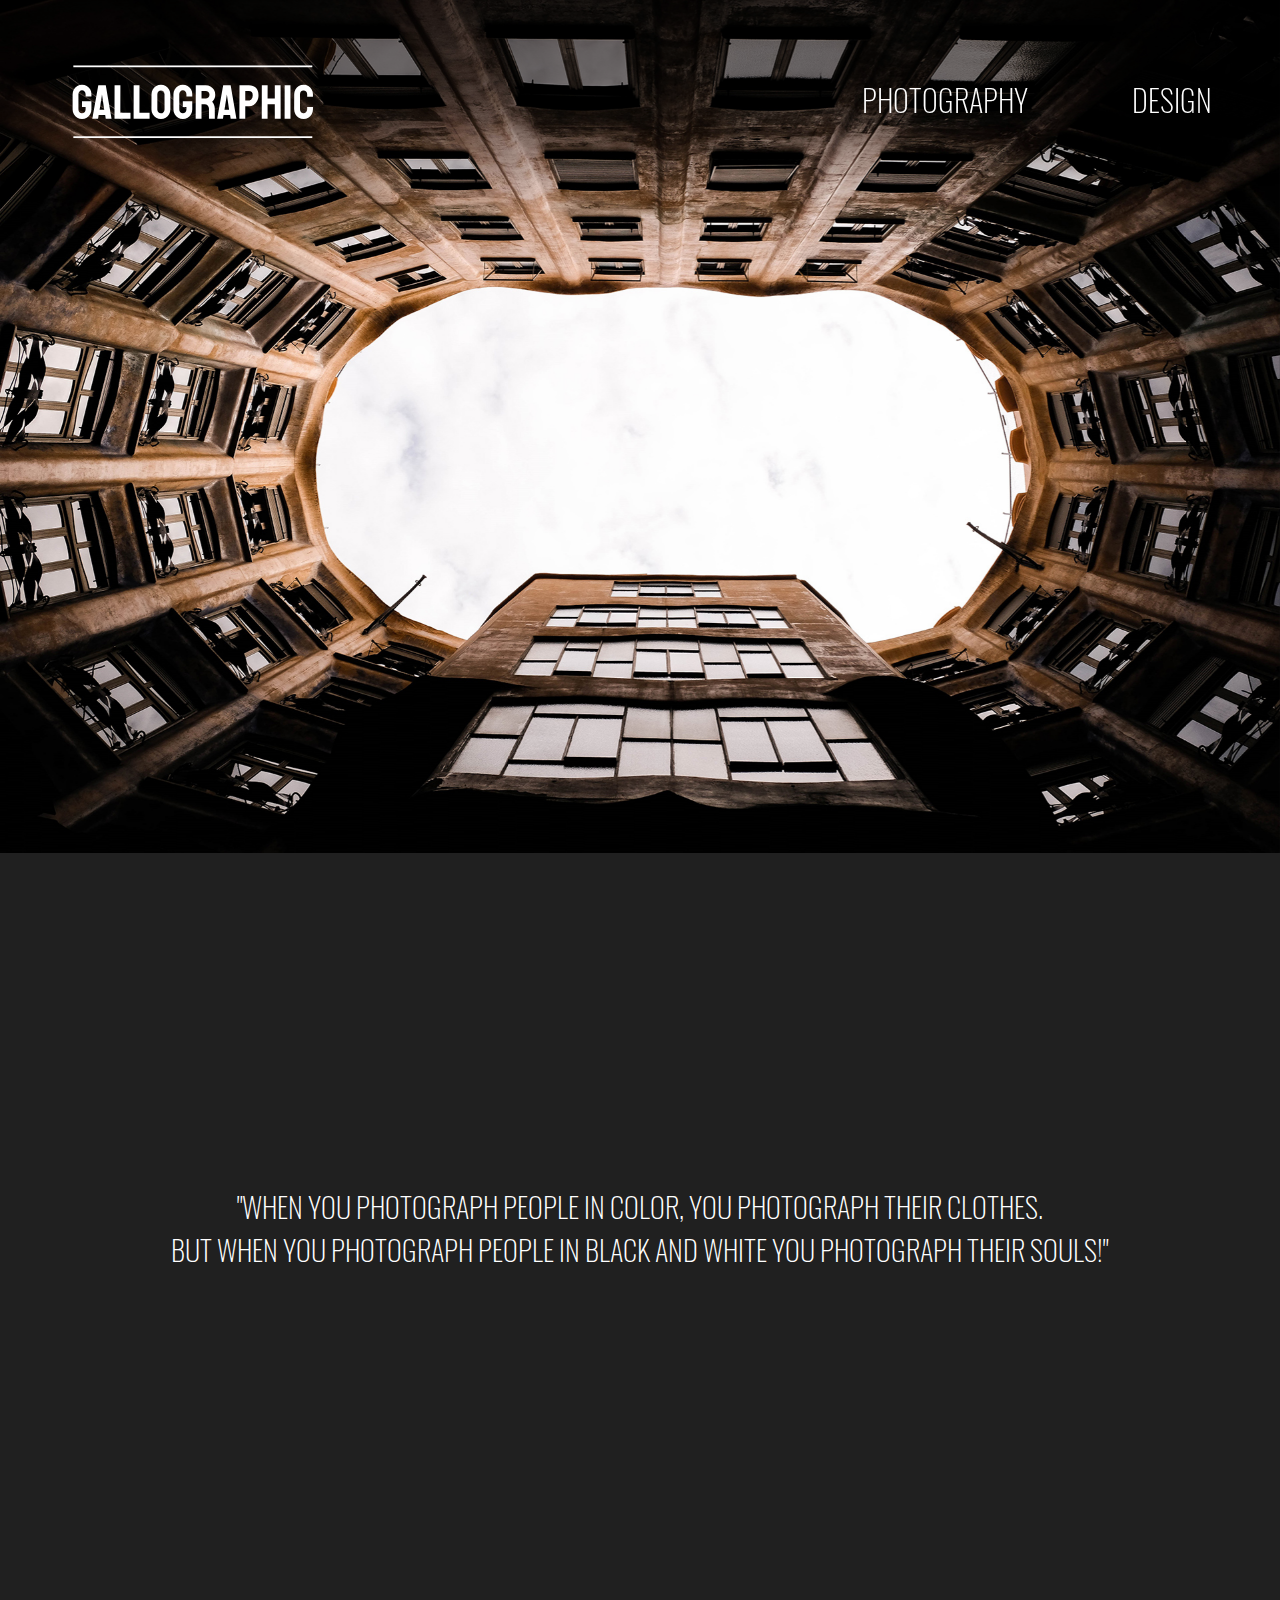
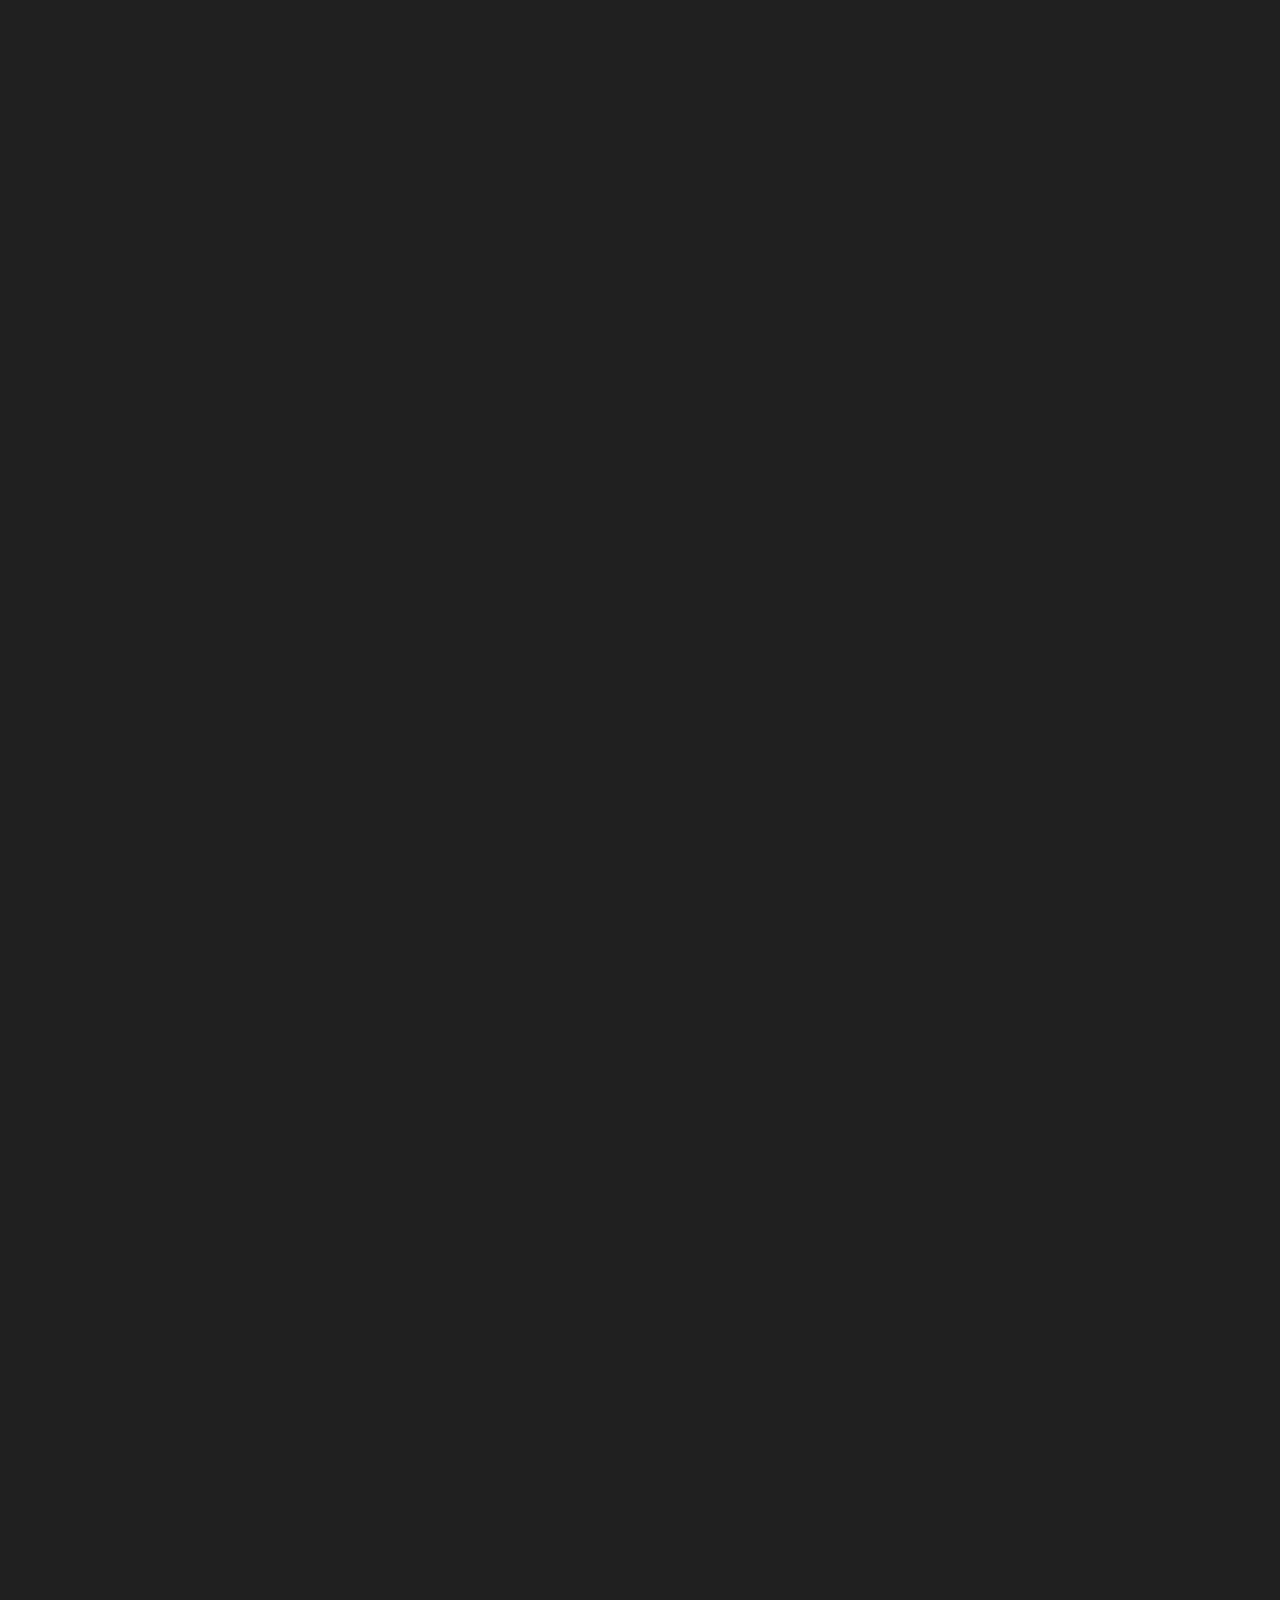
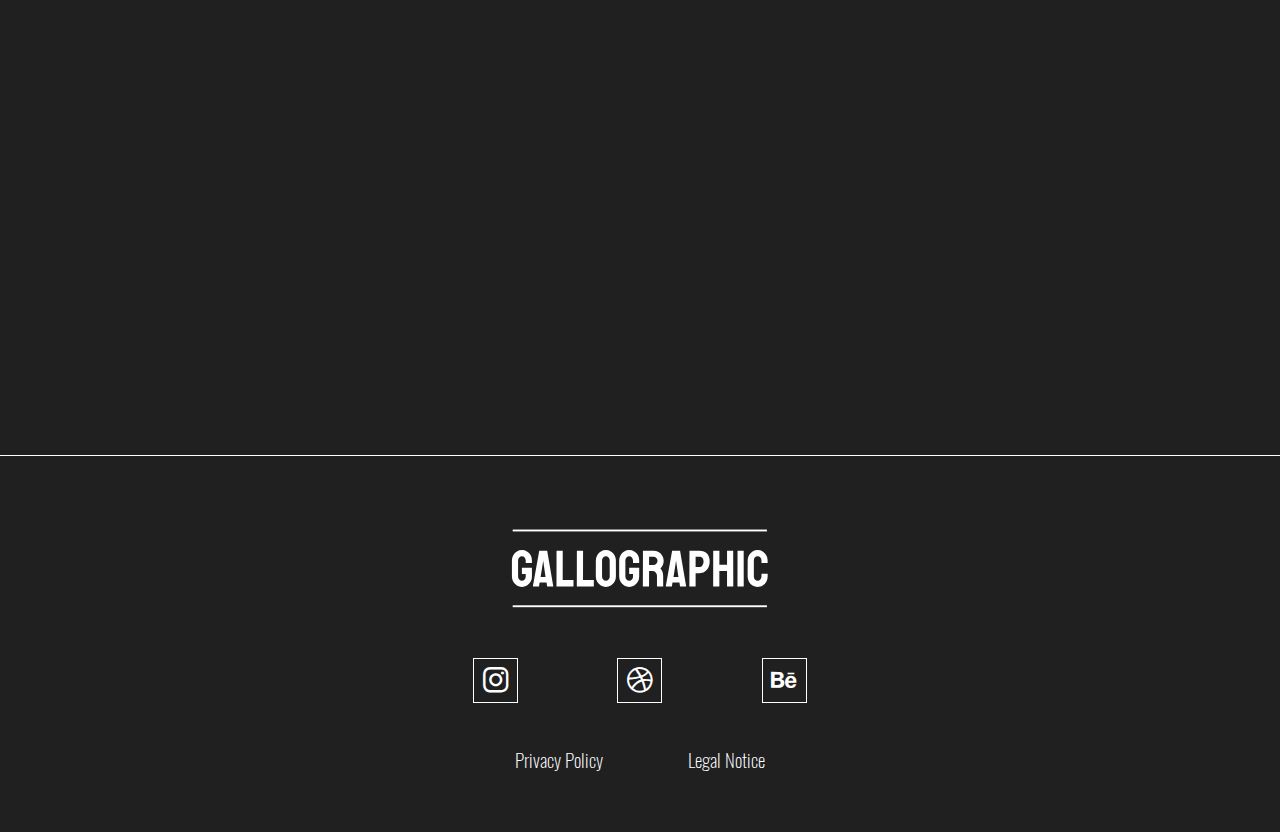
<file: index.html>
<!DOCTYPE html>
<html>
  <head>
    <meta charset="utf-8" />
    <meta name="viewport" content="width=device-width, initial-scale=1.0" />
    <title>Gallographic</title>
    <link
      rel="shortcut icon"
      href="assets/img/favicon.ico"
      type="image/x-icon"
    />
    <link
      type="text/css"
      href="bootstrap-4.5.3-dist/css/bootstrap.min.css"
      rel="stylesheet"
    />
    <link rel="icon" href="assets/img/favicon.ico" type="image/x-icon" />
    <link type="text/css" href="assets/css/home.css" rel="stylesheet" />
    <link type="text/css" href="assets/css/aos.css" rel="stylesheet" />
    <script type="text/javascript" src="assets/js/jquery-3.5.1.min.js"></script>
    <script type="text/javascript" src="bootstrap-4.5.3-dist/js/bootstrap.bundle.min.js"></script>
    <script type="text/javascript" src="assets/js/home.js"></script>
    <script type="text/javascript" src="assets/js/aos.js"></script>
  </head>

  <body>
    <header class="header grid">
      <div class="header__logo" data-aos="fade-right">
        <img src="assets/img/logo.svg"/>
      </div>
      <div class="responsive__menu" data-aos="fade-left">
        <ul>
          <li></li>
        </ul>
      </div>
      <ul class="menu">
        <li>
          <a href="photography.html">Photography</a>
        </li>
        <li>
          <a href="design.html">Design</a>
        </li>
        <!-- <li>
          <a href="about-me.html">About me</a>
        </li> -->
      </ul>
    </header>

    <div
      id="headerImage"
      class="carousel slide carousel-fade"
      data-ride="carousel"
      data-touch="false"
    >
      <div class="carousel-inner">
        <div class="carousel-item active">
          <img
            src="assets/img/header/Headerbild01.jpg"
            class="d-block w-100"
            alt="..."
          />
        </div>
        <div class="carousel-item">
          <img src="assets/img/header/Headerbild02.jpg"" class="d-block w-100"
          alt="...">
        </div>
        <div class="carousel-item">
          <img
            src="assets/img/header/Headerbild03.jpg"
            class="d-block w-100"
            alt="..."
          />
        </div>
      </div>
    </div>

    <section class="aboutMe grid">
      <p>
        "When you photograph people in color, you photograph their clothes.<br />But
        when you photograph people in black and white you photograph their
        Souls!"
      </p>
    </section>

    <section class="photography grid">
      <div class="photography__teaser_pictures" data-aos="fade-right">
        <ul>
          <li id="teaser_1"></li>
          <li id="teaser_2"></li>
          <li id="teaser_3"></li>
          <li id="teaser_4"></li>
        </ul>
      </div>
      <div class="photography__teaser_text" data-aos="fade-left">
        <h1>Photography</h1>
        <p>
          Here I want to show you my photos that I made during trips and being
          with friends or just to show you my surroundings like my workspace.
          Photography keeps me running, creative and also motivated to try and
          discover new things. So have a look at my latest topics about photography!
        </p>
        <div class="teaser_text--button">
          <a href="photography.html">Show more!</a>
        </div>
      </div>
    </section>
    <section class="design grid">
      <div class="design__teaser_text" data-aos="fade-right">
        <h1>Design</h1>
        <p>
          Occassionally I will upload some design made by myself. As a media
          designer you have to keep yourself motivated to be updated about new
          things and current design trends. Here I want to show you some of my designs that I created from time to
          time.
        </p>
        <div class="teaser_text--button">
          <a href="design.html">Show more!</a>
        </div>
      </div>

      <div class="design__teaser_pictures" data-aos="fade-left">
        <ul>
          <li id="design__teaser_1"></li>
          <li id="design__teaser_2"></li>
          <li id="design__teaser_3"></li>
        </ul>
      </div>
    </section>

    <footer class="footer grid">
      <div class="footer__social">
        <ul>
          <li class="instagram">
            <a href="https://www.instagram.com/gallographic/" target="blank">
              <i class="icon-instagram"></i>
            </a>
          </li>
          <li class="dribbble">
            <a href="https://dribbble.com/Gallographic" target="blank">
              <i class="icon-dribble"></i>
            </a>
          </li>
          <li class="behance">
            <a href="https://www.behance.net/stefangall" target="blank">
              <i class="icon-behance"></i>
            </a>
          </li>
        </ul>
      </div>
      <div class="footer__logo">
        <img src="assets/img/logo.svg" />
      </div>
      <div class="footer__policy">
        <ul>
          <li><a class="notice" data-toggle="collapse" href="#collapseInfo" role="button" aria-expanded="false" aria-controls="collapseInfo">Privacy Policy</a></li>
          <li><a class="policy" data-toggle="collapse" href="#collapseInfo" role="button" aria-expanded="false" aria-controls="collapseInfo">Legal Notice</a></li>
        </ul>
      </div>
    </footer>
    <section class="policy__info grid collapse" id="collapseInfo">
      <!-- <div class="policy__info_close" data-toggle="collapse">
        <span>X</span>
      </div> -->
      <button class="policy__info_close" type="button" data-toggle="collapse" data-target="#collapseInfo" aria-expanded="false" aria-controls="collapseInfo">
        X
      </button>
      <div class="policy__info_content">
        <div class="policy__info_content-box">
          <h1>Privacy Policy</h1>
          <h2>Introduction</h2>
          <p>With the following data protection declaration, we would like to inform you about the types of your personal data (hereinafter also referred to as "data" for short) that we process, for what purposes and to what extent. The privacy policy applies to all processing of personal data carried out by us, both in the context of the provision of our services and in particular on our websites, in mobile applications and within external online presences, such as our social media profiles (hereinafter collectively referred to as "Online Offerings").</p>
          <p>The terms used are not gender-specific.</p>
          <p>As of 29. March 2021</p><h2>Content Overview</h2> <ul class="index"><li><a class="index-link" href="#m14">Introduction</a></li><li><a class="index-link" href="#m3">Responsible</a></li><li><a class="index- link" href="#mOverview">Overview of processing operations</a></li><li><a class="index-link" href="#m13">Applicable legal bases</a></li><li><a class="index-link" href="#m27">Security measures</a></li><li><a class="index- link" href="#m225">Provision of the online offer and web hosting</a></li><li><a class="index-link" href="#m328">Plugins and embedded functions as well as content</a></li><li><a class="index- link" href="#m15">Change and update privacy policy</a></li><li><a class="index-link" href="#m10">Rights of data subjects</a></li></ul><h2 id="m3">Responsible</h2><p>Stefan Gall<br>Meinelstr. 8<br>73479 Ellwangen<br>Germany</p>
          <p>Email address: <a href="mailto:stefan.gall08@gmail.com">stefan.gall08@gmail.com.</a></p>
          <h2 id="mOverview">Overview of processing</h2><p>The following overview summarizes the types of data processed and the purposes of their processing, and refers to the data subjects.</p><h3>Types of data processed.</h3>
          <ul><li>Content data (e.g. input in online forms).</li><li>Meta/communication data (e.g. device information, IP addresses).</li><li>Use data (e.g. websites visited, interest in content, access times).</li></ul><h3>Categories of data subjects</h3><ul><li>Users (e.g. website visitors, users of online services). </li></ul><h3>Purposes of processing</h3><ul><li>Provision of our online offer and user-friendliness.</li><li>Provision of contractual services and customer service.</li></ul><h3 id="m13">Relevant legal bases</h3><p>The following is an overview of the legal bases of the GDPR on the basis of which we process personal data. Please note that in addition to the provisions of the GDPR, national data protection regulations may apply in your or our country of residence or domicile. Furthermore, should more specific legal bases be decisive in individual cases, we will inform you of these in the data protection declaration.</p>
           <ul><li><strong>Rightful interests (Art. 6 para. 1 p. 1 lit. f. DSGVO)</strong> - Processing is necessary to protect the legitimate interests of the controller or a third party, unless such interests are overridden by the interests or fundamental rights and freedoms of the data subject which require the protection of personal data.</li></ul><p><strong>National data protection regulations in Germany</strong>: In addition to the data protection regulations of the General Data Protection Regulation, national regulations on data protection in Germany apply. These include, in particular, the Act on Protection against Misuse of Personal Data in Data Processing (Federal Data Protection Act - BDSG). In particular, the BDSG contains special regulations on the right to information, the right to erasure, the right to object, the processing of special categories of personal data, processing for other purposes and transmission, as well as automated decision-making in individual cases, including profiling. Furthermore, it regulates data processing for employment purposes (Section 26 BDSG), in particular with regard to the establishment, implementation or termination of employment relationships as well as the consent of employees. Furthermore, state data protection laws of the individual federal states may apply.</p>
           <h2 id="m27">Security measures</h2><p>We take appropriate technical and organizational measures to ensure a level of protection appropriate to the risk, in accordance with the law, taking into account the state of the art, the cost of implementation and the nature, scope, context and purposes of the processing, as well as the various probabilities of occurrence and the level of risk to the rights and freedoms of natural persons.</p>
           <p>Measures include, in particular, ensuring the confidentiality, integrity, and availability of data by controlling physical and electronic access to data as well as access to, entry into, disclosure of, assurance of availability of, and segregation of data concerning them. Furthermore, we have established procedures to ensure the exercise of data subjects' rights, the deletion of data, and responses to data compromise. Furthermore, we take the protection of personal data into account as early as the development or selection of hardware, software as well as procedures in accordance with the principle of data protection, through technology design and through data protection-friendly default settings.</p>
           <p><strong>SSL encryption (https)</strong>: To protect your data transmitted via our online offer, we use SSL encryption. You can recognize such encrypted connections by the prefix https:// in the address line of your browser.</p>
           <h2 id="m225">Provision of the online offer and web hosting</h2><p>In order to be able to provide our online offer securely and efficiently, we use the services of one or more web hosting providers from whose servers (or servers managed by them) the online offer can be accessed. For these purposes, we may use infrastructure and platform services, computing capacity, storage space and database services as well as security services and technical maintenance services.</p>
           <p>The data processed in the course of providing the hosting service may include all information relating to the users of our online service, which is generated in the course of use and communication. This regularly includes the IP address, which is necessary to be able to deliver the content of online offers to browsers, and all entries made within our online offer or from websites.</p>
           <p><strong>Collection of access data and log files</strong>: We ourselves (or our web hosting provider) collect data on each access to the server (so-called server log files). The server log files may include the address and name of the web pages and files accessed, date and time of access, data volumes transferred, notification of successful access, browser type and version, the user's operating system, referrer URL (the previously visited page) and, as a rule, IP addresses and the requesting provider.</p>
           <p>The server log files can be used on the one hand for security purposes, e.g. to avoid overloading the servers (especially in the case of abusive attacks, so-called DDoS attacks), and on the other hand to ensure the utilization of the servers and their stability.</p>
           <ul class="m-elements"><li><strong>Types of data processed:</strong> Content data (e.g. entries in online forms), usage data (e.g. websites visited, interest in content, access times), meta/communication data (e.g. device information, IP addresses).</li><li><strong>People concerned:</strong> Users (e.g. website visitors, users of online services). </li><li><strong>Purposes of processing:</strong> Provision of our online offer and user experience.</li><li><strong>Legal basis:</strong> Legitimate interests (Art. 6 para. 1 p. 1 lit. f. DSGVO). </li></ul><h2 id="m328">Plugins and embedded functions and content</h2><p>We include in our online offer functional and content elements that are obtained from the servers of their respective providers (hereinafter referred to as "third-party providers"). These may be, for example, graphics, videos or city maps (hereinafter uniformly referred to as "content").</p>
          
           <p>The integration always requires that the third-party providers of this content process the IP address of the user, since without the IP address they could not send the content to their browser. The IP address is thus required for the presentation of these contents or functions. We strive to use only such content whose respective providers use the IP address only for the delivery of the content. Third-party providers may also use so-called pixel tags (invisible graphics, also known as "web beacons") for statistical or marketing purposes. The "pixel tags" can be used to analyze information such as visitor traffic on the pages of this website. The pseudonymous information may also be stored in cookies on the user's device and may contain, among other things, technical information about the browser and operating system, referring websites, time of visit and other information about the use of our online offer as well as be linked to such information from other sources.</p>
          <p><strong>Notes on legal bases:</strong> Insofar as we ask users for their consent to the use of third-party providers, the legal basis for the processing of data is consent. Otherwise, users' data is processed on the basis of our legitimate interests (i.e. interest in efficient, economical and recipient-friendly services). In this context, we would also like to refer you to the information on the use of cookies in this privacy policy.</p>
          <ul class="m-elements"><li><strong>Types of data processed:</strong> Usage data (e.g. websites visited, interest in content, access times), meta/communication data (e.g. device information, IP addresses).</li><li><strong>Persons concerned:</strong> Users (e.g.. For example, website visitors, users of online services).</li><li><strong>Purposes of processing:</strong> provision of our online offer and user experience, provision of contractual services and customer service. </li><li><strong>Legal basis:</strong> Legitimate interests (Art. 6 para 1 p. 1 lit. f. DSGVO). </li></ul><p><strong>Services and service providers used:</strong></p><ul class="m-elements"><li><strong>Google Fonts:</strong> We integrate the fonts ("Google Fonts") of the provider Google, whereby the user data is used solely for the purpose of displaying the fonts in the user's browser. The integration is based on our legitimate interests in a technically secure, maintenance-free and efficient use of fonts, their uniform presentation, as well as taking into account possible licensing restrictions for their integration. Service provider: Google Ireland Limited, Gordon House, Barrow Street, Dublin 4, Ireland, parent company: Google LLC, 1600 Amphitheatre Parkway, Mountain View, CA 94043, USA; website: <a href="https://fonts.google.com/" target="_blank">https://fonts.google.com/</a>; Privacy Policy: <a href="https://policies.google.com/privacy" target="_blank">https://policies.google.com/privacy.</a></li></ul><h2 id="m15">Change and Update Privacy Policy</h2><p>We encourage you to periodically review the contents of our Privacy Policy. We adapt the Privacy Policy as soon as the changes in the data processing activities we carry out make it necessary. We will inform you as soon as the changes require an act of cooperation on your part (e.g. consent) or other individual notification.</p>
          <p>Where we provide addresses and contact information for companies and organizations in this Privacy Policy, please note that addresses may change over time and please check the information before contacting us.</p>
          <h2 id="m10">Rights of data subjects</h2><p>As a data subject, you are entitled to various rights under the GDPR, which arise in particular from Art. 15 to 21 DSGVO:</p><ul><li><strong>Right to object: You have the right to object at any time, on grounds relating to your particular situation, to the processing of personal data relating to you which is carried out on the basis of Art. 6(1)(e) or (f) DSGVO; this also applies to profiling based on these provisions. If the personal data concerning you is processed for the purpose of direct marketing, you have the right to object at any time to the processing of personal data concerning you for the purpose of such marketing; this also applies to profiling, insofar as it is associated with such direct marketing.</strong></li><li><strong>Right of withdrawal in the case of consent:</strong> You have the right to withdraw any consent you have given at any time. </li><li><strong>Right of access:</strong> You have the right to request confirmation as to whether data in question is being processed and to information about this data, as well as further information and copy of the data in accordance with the legal requirements.</li><li><strong>Right of rectification:</strong> You have the right, in accordance with the legal requirements, to request the completion of the data concerning you or the correction of incorrect data concerning you. </li><li><strong>Right to erasure and restriction of processing:</strong> You have, in accordance with the law, the right to request that data concerning you be erased without undue delay, or alternatively, in accordance with the law, to request restriction of the processing of the data. </li><li><strong>Right to data portability:</strong> You have the right to receive data concerning you, which you have provided to us, in a structured, common and machine-readable format in accordance with the legal requirements, or to demand its transfer to another responsible party. </li><li><strong>Complaint to supervisory authority:</strong> Without prejudice to any other administrative or judicial remedy, you have the right to lodge a complaint with a supervisory authority, in particular in the Member State of your habitual residence, place of work or the place of the alleged infringement, if you consider that the processing of personal data concerning you infringes the requirements of the GDPR.</li></ul>
<p class="seal"><a href="https://datenschutz-generator.de/?l=de" title="Legal text by Dr. Schwenke - please click for more information." target="_blank" rel="noopener noreferrer nofollow">Created with free Datenschutz-Generator.de by Dr. Thomas Schwenke</a></p>
</div>

        <div class="policy__info_content-box">
          <h1>Legal Notice</h1>
          <h2 id="m46">Service provider</h2>
          <p>Stefan Gall.</p>
          <p>Meinelstr. 8.</p>
          <p>73479 Ellwangen.</p>
          <p>Germany.</p>
          <h2 id="m56">Contact options</h2><p>Email address: <a href="mailto:stefan.gall08@gmail.com">stefan.gall08@gmail.com</a></p>
          <h2 id="m172">Social media and other online presences</h2><p>This imprint also applies to the following social media presences and online profiles:</p>
          <p><a href="https://www.instagram.com/gallographic" target="_blank">https://www.instagram.com/gallographic</a></p>
          <h2 id="m65">Liability and property rights information</h2><p><strong>Disclaimer</strong>: The contents of this online offer have been prepared carefully and according to our current knowledge, but are for information purposes only and do not have any legally binding effect, unless it is legally binding information (eg, the imprint, privacy policy, terms and conditions or mandatory instructions of consumers). We reserve the right to change or delete the contents in whole or in part, provided that contractual obligations remain unaffected. All offers are subject to change and non-binding. </p>
          <p><strong>Links to external websites</strong>: Contents of external websites, to which we refer directly or indirectly, are outside our area of responsibility and we do not adopt them as our own. For all contents and in particular for damage, which develops from the use of the information callable in the linked web pages, alone the offerer of the linked web pages is responsible.</p>
          <p><strong>Copyrights and Trademarks</strong>: All content displayed on this website, such as texts, photographs, graphics, brands and trademarks are protected by the respective protective rights (copyrights, trademark rights). The use, reproduction, etc. are subject to our rights or the rights of the respective authors or rights managers.</p>
          <p><strong>Notices of legal violations</strong>: If you notice any legal violations within our Internet presence, we ask you to point them out to us. We will remove illegal content and links immediately upon becoming aware of them.</p>
          <!-- <h2 id="m169">Image credits</h2><p>Image sources and copyright notices:</p>
          <p>XY</p> -->
          <p class="seal"><a href="https://datenschutz-generator.de/?l=de" title="Legal text by Dr. Schwenke - please click for more information." target="_blank" rel="noopener noreferrer nofollow">Created with free Datenschutz-Generator.de by Dr. Thomas Schwenke</a></p>
          
          Translated with www.DeepL.com/Translator (free version)        </div>
      
    </section>
    <script>
      AOS.init();
    </script>
  </body>
</html>
</file>
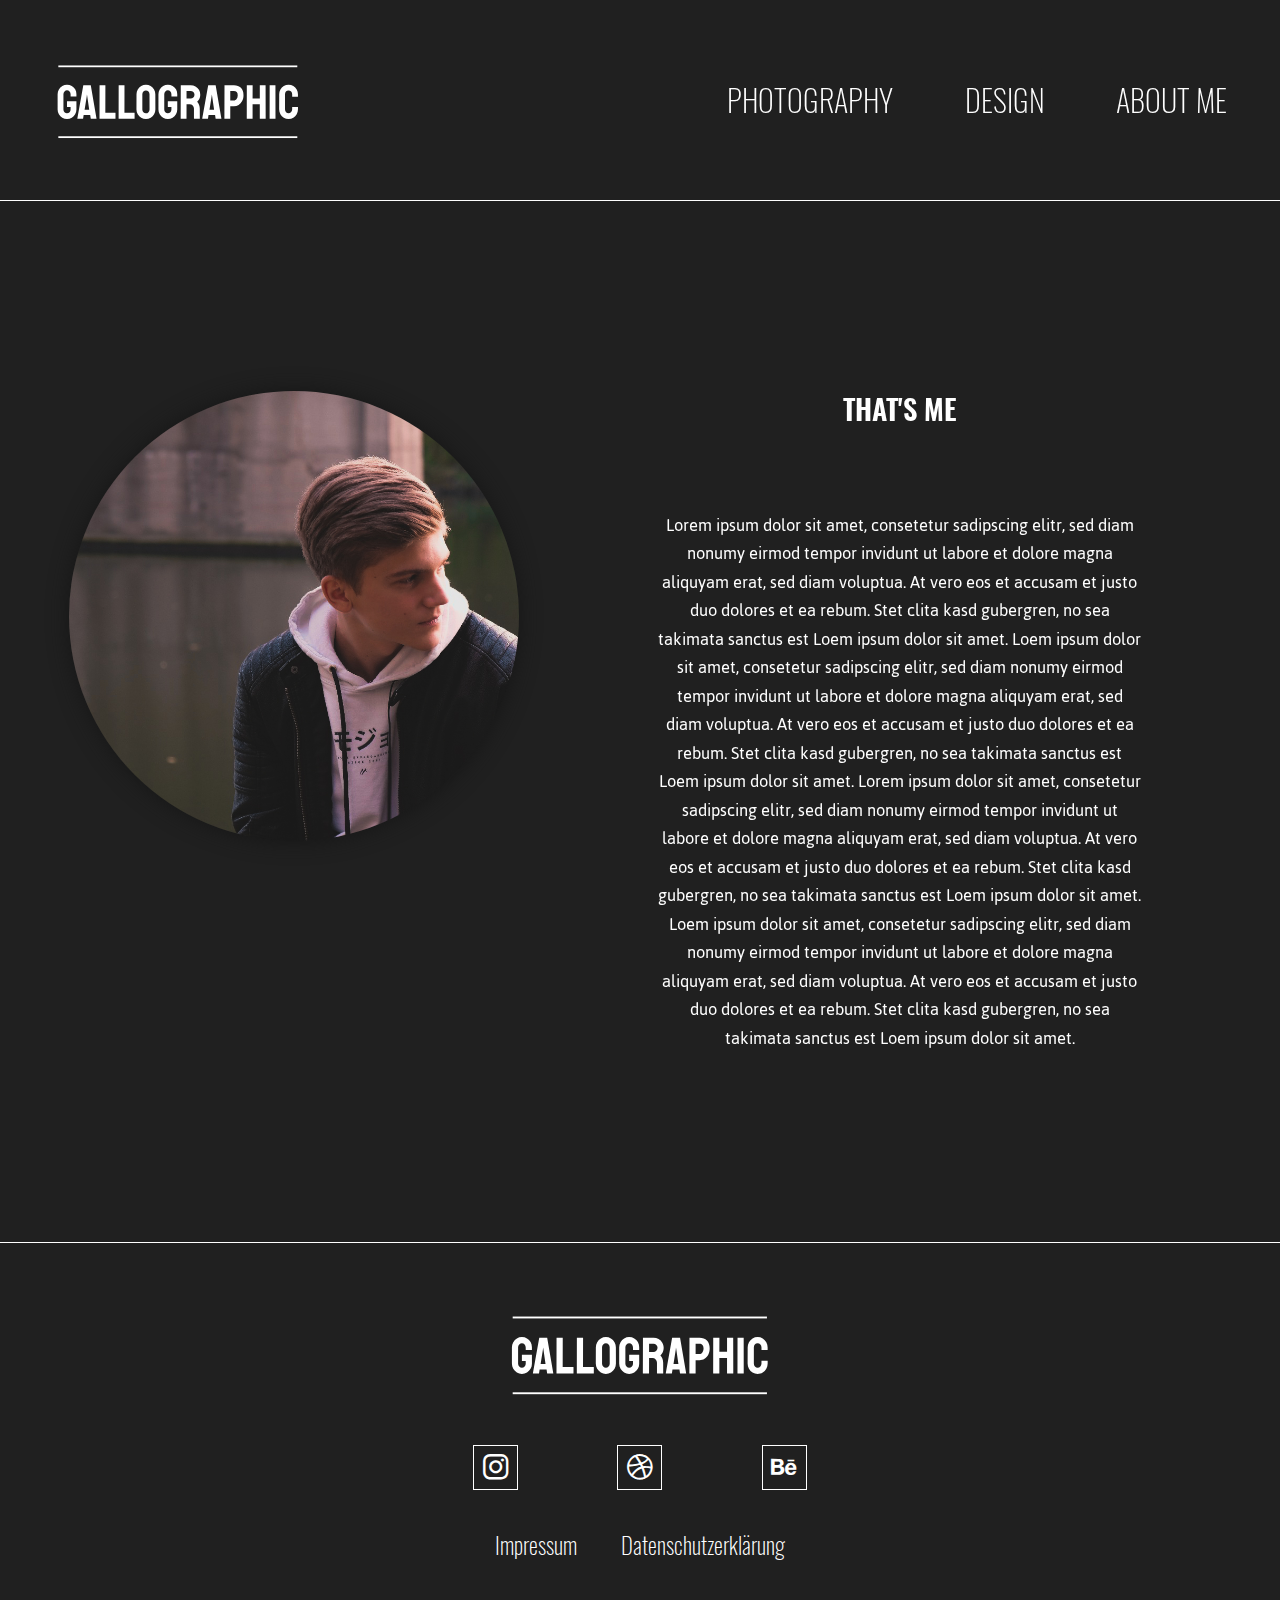
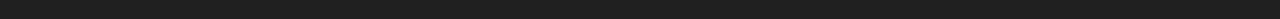
<file: about-me.html>
<!DOCTYPE html>
<html>
  <head>
    <meta charset="utf-8" />
    <meta name="viewport" content="width=device-width, initial-scale=1, maximum-scale=1"/>
    <title>About me - Gallographic</title>
    <link rel="shortcut icon" href="assets/img/favicon.ico" type="image/x-icon"/>
    <link type="text/css" href="bootstrap-4.5.3-dist/css/bootstrap.min.css" rel="stylesheet" />
    <link rel="icon" href="assets/img/favicon.ico" type="image/x-icon" />
    <link type="text/css" href="assets/css/about-me.css" rel="stylesheet" />
    <link type="text/css" href="assets/css/aos.css" rel="stylesheet" />
    <script type="text/javascript" src="assets/js/jquery-3.5.1.min.js"></script>
    <script type="text/javascript" src="bootstrap-4.5.3-dist/js/bootstrap.bundle.min.js"></script>
    <script type="text/javascript" src="assets/js/home.js"></script>
    <script type="text/javascript" src="assets/js/aos.js"></script>
  </head>

  <body>

    <header class="header grid">
      <a href="index.html" class="header__logo" data-aos="fade-right">
        <img src="assets/img/logo.svg" />
      </a>
      <div class="responsive__menu" data-aos="fade-left">
        <ul>
          <li></li>
        </ul>
      </div>
        <ul class="menu">
          <li>
            <a href="photography.html">Photography</a>
          </li>
          <li>
            <a href="design.html">Design</a>
          </li>
          <li>
            <a href="about-me.html">About me</a>
          </li>
        </ul>
    </header>

    <section class="section__about grid_about" data-aos="fade-down" data-aos-delay="400">
        <div class="section__about_pic"></div>
        <div class="section__about_text">
          <h1>That's me</h1>
          <p>
            Lorem ipsum dolor sit amet, consetetur sadipscing elitr, sed diam nonumy eirmod tempor invidunt ut labore et dolore magna aliquyam erat, sed diam voluptua. At vero eos et accusam et justo duo dolores et ea rebum. Stet clita kasd gubergren, no sea takimata sanctus est Loem ipsum dolor sit amet. Loem ipsum dolor sit amet, consetetur sadipscing elitr, sed diam nonumy eirmod tempor invidunt ut labore et dolore magna aliquyam erat, sed diam voluptua. At vero eos et accusam et justo duo dolores et ea rebum. Stet clita kasd gubergren, no sea takimata sanctus est Loem ipsum dolor sit amet.
            Lorem ipsum dolor sit amet, consetetur sadipscing elitr, sed diam nonumy eirmod tempor invidunt ut labore et dolore magna aliquyam erat, sed diam voluptua. At vero eos et accusam et justo duo dolores et ea rebum. Stet clita kasd gubergren, no sea takimata sanctus est Loem ipsum dolor sit amet. Loem ipsum dolor sit amet, consetetur sadipscing elitr, sed diam nonumy eirmod tempor invidunt ut labore et dolore magna aliquyam erat, sed diam voluptua. At vero eos et accusam et justo duo dolores et ea rebum. Stet clita kasd gubergren, no sea takimata sanctus est Loem ipsum dolor sit amet.
          </p>
        </div>
    </section>

    <footer class="footer grid">
      <div class="footer__social">
        <ul>
          <li class="instagram">
            <a href="https://www.instagram.com/gallographic/" target="blank">
              <i class="icon-instagram"></i>
            </a>
          </li>
          <li class="dribbble">
            <a href="https://dribbble.com/Gallographic" target="blank">
              <i class="icon-dribble"></i>
            </a>
          </li>
          <li class="behance">
            <a href="https://www.behance.net/stefangall" target="blank">
              <i class="icon-behance"></i>
            </a>
          </li>
        </ul>
      </div>
      <div class="footer__logo">
        <img src="assets/img/logo.svg" />
      </div>
      <div class="footer__policy">
        <ul>
          <li>Impressum</li>
          <li>Datenschutzerklärung</li>
        </ul>
      </div>
    </footer>

    <section class="policy__info grid">
      <div class="policy__info_close">
        <span>X</span>
      </div>
      <div class="policy__info_content">
        <div class="policy__info_content-box">
          <h1>
          Impressum
        </h1>
        <p>Loem ipsum dolor sit amet, consetetur sadipscing elitr, sed diam nonumy eirmod tempor invidunt ut labore et dolore magna aliquyam erat, sed diam voluptua. At vero eos et accusam et justo duo dolores et ea rebum. Stet clita kasd gubergren, no sea takimata sanctus est Loem ipsum dolor sit amet. Loem ipsum dolor sit amet, consetetur sadipscing elitr, sed diam nonumy eirmod tempor invidunt ut labore et dolore magna aliquyam erat, sed diam voluptua. At vero eos et accusam et justo duo dolores et ea rebum. Stet clita kasd gubergren, no sea takimata sanctus est Loem ipsum dolor sit amet.</p>
      </div>
      <div class="policy__info_content-box">
        <h1>
        Datenschutzerklärung
      </h1>
      <p>Loem ipsum dolor sit amet, consetetur sadipscing elitr, sed diam nonumy eirmod tempor invidunt ut labore et dolore magna aliquyam erat, sed diam voluptua. At vero eos et accusam et justo duo dolores et ea rebum. Stet clita kasd gubergren, no sea takimata sanctus est Loem ipsum dolor sit amet. Loem ipsum dolor sit amet, consetetur sadipscing elitr, sed diam nonumy eirmod tempor invidunt ut labore et dolore magna aliquyam erat, sed diam voluptua. At vero eos et accusam et justo duo dolores et ea rebum. Stet clita kasd gubergren, no sea takimata sanctus est Loem ipsum dolor sit amet.</p>
    </div>
    <div class="policy__info_content-box">
      <h1>
      Urherberrecht
    </h1>
    <p>Loem ipsum dolor sit amet, consetetur sadipscing elitr, sed diam nonumy eirmod tempor invidunt ut labore et dolore magna aliquyam erat, sed diam voluptua. At vero eos et accusam et justo duo dolores et ea rebum. Stet clita kasd gubergren, no sea takimata sanctus est Loem ipsum dolor sit amet. Loem ipsum dolor sit amet, consetetur sadipscing elitr, sed diam nonumy eirmod tempor invidunt ut labore et dolore magna aliquyam erat, sed diam voluptua. At vero eos et accusam et justo duo dolores et ea rebum. Stet clita kasd gubergren, no sea takimata sanctus est Loem ipsum dolor sit amet.</p>
  </div>
    </div>
    </section>

    <script>
      AOS.init();
    </script>

  </body>
</html>
</file>
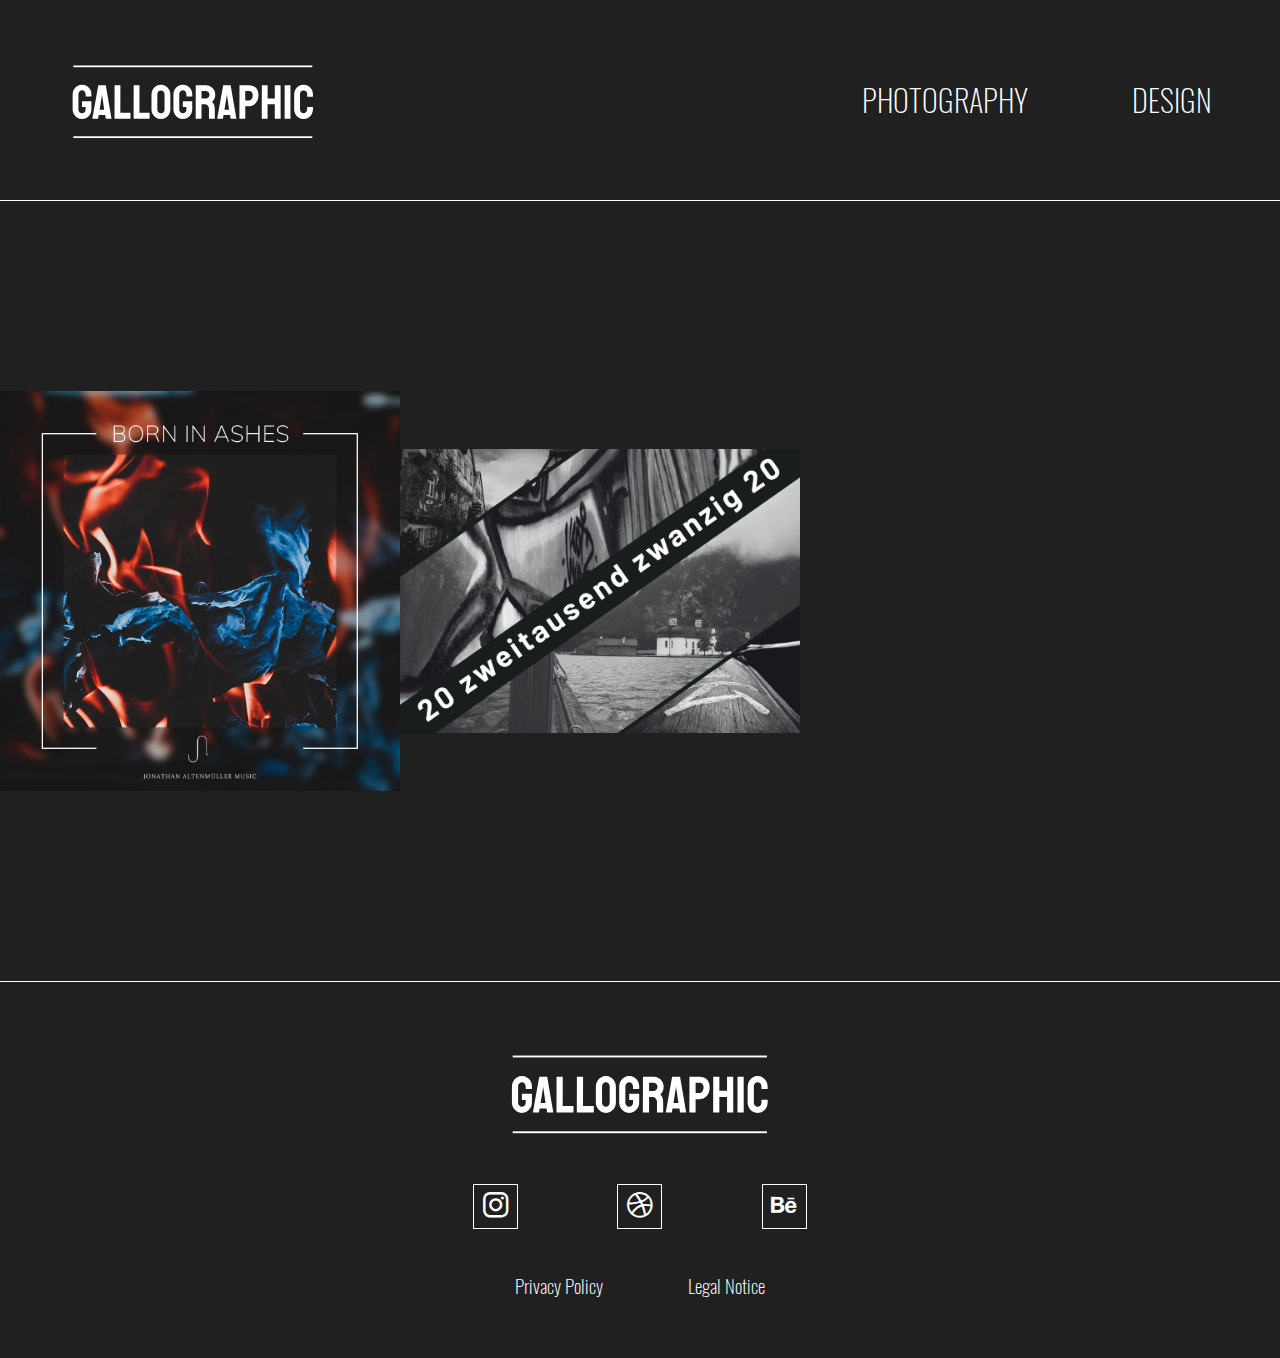
<file: design.html>
<!DOCTYPE html>
<html>
  <head>
    <meta charset="utf-8" />
    <meta name="viewport" content="width=device-width, initial-scale=1, maximum-scale=1"/>
    <title>Photography - Gallographic</title>
    <link rel="shortcut icon" href="assets/img/favicon.ico" type="image/x-icon"/>
    <link type="text/css" href="bootstrap-4.5.3-dist/css/bootstrap.min.css" rel="stylesheet" />
    <link rel="icon" href="assets/img/favicon.ico" type="image/x-icon" />
    <link type="text/css" href="assets/css/design.css" rel="stylesheet" />
    <link type="text/css" href="assets/css/aos.css" rel="stylesheet" />
    <script type="text/javascript" src="assets/js/jquery-3.5.1.min.js"></script>
    <script type="text/javascript" src="bootstrap-4.5.3-dist/js/bootstrap.bundle.min.js"></script>
    <script type="text/javascript" src="assets/js/home.js"></script>
    <script type="text/javascript" src="assets/js/lightbox.js"></script>
    <script type="text/javascript" src="assets/js/aos.js"></script>
  </head>

  <body>
    <header class="header grid">
      <a href="index.html" class="header__logo" data-aos="fade-right">
        <img src="assets/img/logo.svg" />
      </a>
      <div class="responsive__menu" data-aos="fade-left">
        <ul>
          <li></li>
        </ul>
      </div>
        <ul class="menu">
          <li>
            <a href="photography.html">Photography</a>
          </li>
          <li>
            <a href="design.html">Design</a>
          </li>
        </ul>
    </header>

    <section class="section__gallery grid_gallery">


      <div class="gallery__element">
        <div class="gallery__element_teaser" onclick="openModal('borninashe__modal', 'borninashe__modal_items')">
          <img src="/assets/img/design/borninashe.jpg" />
        <h1>Born in ashes<br><span>Jonathan Altenmüller Music</span></h1>
        </div>
        <div class="gallery__modal" id="borninashe__modal">
          <div class="modal_close" onclick="closeModal('borninashe__modal')">X</div>
          <div class="modal_slider" id="borninashe__modal_items">
            <div class="modal_slider-item"><img src="/assets/img/design/borninashe.jpg" alt=""></div>
          </div>
        </div>
      </div> 

      <div class="gallery__element">
        <div class="gallery__element_teaser" onclick="openModal('calendar2020__modal', 'calendar2020__modal_items')">
          <img src="/assets/img/design/calendar/calendar01.jpg"/>
        <h1>calendar<br><span>2020</span></h1>
        </div>
        <div class="gallery__modal" id="calendar2020__modal">
          <div class="modal_close" onclick="closeModal('calendar2020__modal')">X</div>
          <div class="modal_slider" id="calendar2020__modal_items">
            <div class="modal_slider-item"><img src="/assets/img/design/calendar/calendar01.jpg" alt=""></div>
            <div class="modal_slider-item"><img src="/assets/img/design/calendar/calendar02.jpg" alt=""></div>
            <div class="modal_slider-item"><img src="/assets/img/design/calendar/calendar03.jpg" alt=""></div>
            <div class="modal_slider-item"><img src="/assets/img/design/calendar/calendar04.jpg" alt=""></div>
            <div class="modal_slider-item"><img src="/assets/img/design/calendar/calendar05.jpg" alt=""></div>
            <div class="modal_slider-item"><img src="/assets/img/design/calendar/calendar06.jpg" alt=""></div>
            <div class="modal_slider-item"><img src="/assets/img/design/calendar/calendar07.jpg" alt=""></div>
            <div class="modal_slider-item"><img src="/assets/img/design/calendar/calendar08.jpg" alt=""></div>
            <div class="modal_slider-item"><img src="/assets/img/design/calendar/calendar09.jpg" alt=""></div>
            <div class="modal_slider-item"><img src="/assets/img/design/calendar/calendar10.jpg" alt=""></div>
            <div class="modal_slider-item"><img src="/assets/img/design/calendar/calendar11.jpg" alt=""></div>
            <div class="modal_slider-item"><img src="/assets/img/design/calendar/calendar12.jpg" alt=""></div>
            <div class="modal_slider-item"><img src="/assets/img/design/calendar/calendar13.jpg" alt=""></div>
          </div>
          <div class="slider_controls">
            <div class="control-left" onclick="nextSlide(-1)"><</div>
            <div class="control-right" onclick="nextSlide(1)">></div>
          </div>
        </div>
      </div>

    </section>
    <footer class="footer grid">
      <div class="footer__social">
        <ul>
          <li class="instagram">
            <a href="https://www.instagram.com/gallographic/" target="blank">
              <i class="icon-instagram"></i>
            </a>
          </li>
          <li class="dribbble">
            <a href="https://dribbble.com/Gallographic" target="blank">
              <i class="icon-dribble"></i>
            </a>
          </li>
          <li class="behance">
            <a href="https://www.behance.net/stefangall" target="blank">
              <i class="icon-behance"></i>
            </a>
          </li>
        </ul>      
      </div>
      <div class="footer__logo">
        <img src="assets/img/logo.svg" />
      </div>
      <div class="footer__policy">
        <ul>
          <li><a class="notice" data-toggle="collapse" href="#collapseInfo" role="button" aria-expanded="false" aria-controls="collapseInfo">Privacy Policy</a></li>
          <li><a class="policy" data-toggle="collapse" href="#collapseInfo" role="button" aria-expanded="false" aria-controls="collapseInfo">Legal Notice</a></li>
        </ul>
      </div>
    </footer>
    <section class="policy__info grid collapse" id="collapseInfo">
      <!-- <div class="policy__info_close" data-toggle="collapse">
        <span>X</span>
      </div> -->
      <button class="policy__info_close" type="button" data-toggle="collapse" data-target="#collapseInfo" aria-expanded="false" aria-controls="collapseInfo">
        X
      </button>
      <div class="policy__info_content">
        <div class="policy__info_content-box">
          <h1>Privacy Policy</h1>
          <h2>Introduction</h2>
          <p>With the following data protection declaration, we would like to inform you about the types of your personal data (hereinafter also referred to as "data" for short) that we process, for what purposes and to what extent. The privacy policy applies to all processing of personal data carried out by us, both in the context of the provision of our services and in particular on our websites, in mobile applications and within external online presences, such as our social media profiles (hereinafter collectively referred to as "Online Offerings").</p>
          <p>The terms used are not gender-specific.</p>
          <p>As of 29. March 2021</p><h2>Content Overview</h2> <ul class="index"><li><a class="index-link" href="#m14">Introduction</a></li><li><a class="index-link" href="#m3">Responsible</a></li><li><a class="index- link" href="#mOverview">Overview of processing operations</a></li><li><a class="index-link" href="#m13">Applicable legal bases</a></li><li><a class="index-link" href="#m27">Security measures</a></li><li><a class="index- link" href="#m225">Provision of the online offer and web hosting</a></li><li><a class="index-link" href="#m328">Plugins and embedded functions as well as content</a></li><li><a class="index- link" href="#m15">Change and update privacy policy</a></li><li><a class="index-link" href="#m10">Rights of data subjects</a></li></ul><h2 id="m3">Responsible</h2><p>Stefan Gall<br>Meinelstr. 8<br>73479 Ellwangen<br>Germany</p>
          <p>Email address: <a href="mailto:stefan.gall08@gmail.com">stefan.gall08@gmail.com.</a></p>
          <h2 id="mOverview">Overview of processing</h2><p>The following overview summarizes the types of data processed and the purposes of their processing, and refers to the data subjects.</p><h3>Types of data processed.</h3>
          <ul><li>Content data (e.g. input in online forms).</li><li>Meta/communication data (e.g. device information, IP addresses).</li><li>Use data (e.g. websites visited, interest in content, access times).</li></ul><h3>Categories of data subjects</h3><ul><li>Users (e.g. website visitors, users of online services). </li></ul><h3>Purposes of processing</h3><ul><li>Provision of our online offer and user-friendliness.</li><li>Provision of contractual services and customer service.</li></ul><h3 id="m13">Relevant legal bases</h3><p>The following is an overview of the legal bases of the GDPR on the basis of which we process personal data. Please note that in addition to the provisions of the GDPR, national data protection regulations may apply in your or our country of residence or domicile. Furthermore, should more specific legal bases be decisive in individual cases, we will inform you of these in the data protection declaration.</p>
           <ul><li><strong>Rightful interests (Art. 6 para. 1 p. 1 lit. f. DSGVO)</strong> - Processing is necessary to protect the legitimate interests of the controller or a third party, unless such interests are overridden by the interests or fundamental rights and freedoms of the data subject which require the protection of personal data.</li></ul><p><strong>National data protection regulations in Germany</strong>: In addition to the data protection regulations of the General Data Protection Regulation, national regulations on data protection in Germany apply. These include, in particular, the Act on Protection against Misuse of Personal Data in Data Processing (Federal Data Protection Act - BDSG). In particular, the BDSG contains special regulations on the right to information, the right to erasure, the right to object, the processing of special categories of personal data, processing for other purposes and transmission, as well as automated decision-making in individual cases, including profiling. Furthermore, it regulates data processing for employment purposes (Section 26 BDSG), in particular with regard to the establishment, implementation or termination of employment relationships as well as the consent of employees. Furthermore, state data protection laws of the individual federal states may apply.</p>
           <h2 id="m27">Security measures</h2><p>We take appropriate technical and organizational measures to ensure a level of protection appropriate to the risk, in accordance with the law, taking into account the state of the art, the cost of implementation and the nature, scope, context and purposes of the processing, as well as the various probabilities of occurrence and the level of risk to the rights and freedoms of natural persons.</p>
           <p>Measures include, in particular, ensuring the confidentiality, integrity, and availability of data by controlling physical and electronic access to data as well as access to, entry into, disclosure of, assurance of availability of, and segregation of data concerning them. Furthermore, we have established procedures to ensure the exercise of data subjects' rights, the deletion of data, and responses to data compromise. Furthermore, we take the protection of personal data into account as early as the development or selection of hardware, software as well as procedures in accordance with the principle of data protection, through technology design and through data protection-friendly default settings.</p>
           <p><strong>SSL encryption (https)</strong>: To protect your data transmitted via our online offer, we use SSL encryption. You can recognize such encrypted connections by the prefix https:// in the address line of your browser.</p>
           <h2 id="m225">Provision of the online offer and web hosting</h2><p>In order to be able to provide our online offer securely and efficiently, we use the services of one or more web hosting providers from whose servers (or servers managed by them) the online offer can be accessed. For these purposes, we may use infrastructure and platform services, computing capacity, storage space and database services as well as security services and technical maintenance services.</p>
           <p>The data processed in the course of providing the hosting service may include all information relating to the users of our online service, which is generated in the course of use and communication. This regularly includes the IP address, which is necessary to be able to deliver the content of online offers to browsers, and all entries made within our online offer or from websites.</p>
           <p><strong>Collection of access data and log files</strong>: We ourselves (or our web hosting provider) collect data on each access to the server (so-called server log files). The server log files may include the address and name of the web pages and files accessed, date and time of access, data volumes transferred, notification of successful access, browser type and version, the user's operating system, referrer URL (the previously visited page) and, as a rule, IP addresses and the requesting provider.</p>
           <p>The server log files can be used on the one hand for security purposes, e.g. to avoid overloading the servers (especially in the case of abusive attacks, so-called DDoS attacks), and on the other hand to ensure the utilization of the servers and their stability.</p>
           <ul class="m-elements"><li><strong>Types of data processed:</strong> Content data (e.g. entries in online forms), usage data (e.g. websites visited, interest in content, access times), meta/communication data (e.g. device information, IP addresses).</li><li><strong>People concerned:</strong> Users (e.g. website visitors, users of online services). </li><li><strong>Purposes of processing:</strong> Provision of our online offer and user experience.</li><li><strong>Legal basis:</strong> Legitimate interests (Art. 6 para. 1 p. 1 lit. f. DSGVO). </li></ul><h2 id="m328">Plugins and embedded functions and content</h2><p>We include in our online offer functional and content elements that are obtained from the servers of their respective providers (hereinafter referred to as "third-party providers"). These may be, for example, graphics, videos or city maps (hereinafter uniformly referred to as "content").</p>
          
           <p>The integration always requires that the third-party providers of this content process the IP address of the user, since without the IP address they could not send the content to their browser. The IP address is thus required for the presentation of these contents or functions. We strive to use only such content whose respective providers use the IP address only for the delivery of the content. Third-party providers may also use so-called pixel tags (invisible graphics, also known as "web beacons") for statistical or marketing purposes. The "pixel tags" can be used to analyze information such as visitor traffic on the pages of this website. The pseudonymous information may also be stored in cookies on the user's device and may contain, among other things, technical information about the browser and operating system, referring websites, time of visit and other information about the use of our online offer as well as be linked to such information from other sources.</p>
          <p><strong>Notes on legal bases:</strong> Insofar as we ask users for their consent to the use of third-party providers, the legal basis for the processing of data is consent. Otherwise, users' data is processed on the basis of our legitimate interests (i.e. interest in efficient, economical and recipient-friendly services). In this context, we would also like to refer you to the information on the use of cookies in this privacy policy.</p>
          <ul class="m-elements"><li><strong>Types of data processed:</strong> Usage data (e.g. websites visited, interest in content, access times), meta/communication data (e.g. device information, IP addresses).</li><li><strong>Persons concerned:</strong> Users (e.g.. For example, website visitors, users of online services).</li><li><strong>Purposes of processing:</strong> provision of our online offer and user experience, provision of contractual services and customer service. </li><li><strong>Legal basis:</strong> Legitimate interests (Art. 6 para 1 p. 1 lit. f. DSGVO). </li></ul><p><strong>Services and service providers used:</strong></p><ul class="m-elements"><li><strong>Google Fonts:</strong> We integrate the fonts ("Google Fonts") of the provider Google, whereby the user data is used solely for the purpose of displaying the fonts in the user's browser. The integration is based on our legitimate interests in a technically secure, maintenance-free and efficient use of fonts, their uniform presentation, as well as taking into account possible licensing restrictions for their integration. Service provider: Google Ireland Limited, Gordon House, Barrow Street, Dublin 4, Ireland, parent company: Google LLC, 1600 Amphitheatre Parkway, Mountain View, CA 94043, USA; website: <a href="https://fonts.google.com/" target="_blank">https://fonts.google.com/</a>; Privacy Policy: <a href="https://policies.google.com/privacy" target="_blank">https://policies.google.com/privacy.</a></li></ul><h2 id="m15">Change and Update Privacy Policy</h2><p>We encourage you to periodically review the contents of our Privacy Policy. We adapt the Privacy Policy as soon as the changes in the data processing activities we carry out make it necessary. We will inform you as soon as the changes require an act of cooperation on your part (e.g. consent) or other individual notification.</p>
          <p>Where we provide addresses and contact information for companies and organizations in this Privacy Policy, please note that addresses may change over time and please check the information before contacting us.</p>
          <h2 id="m10">Rights of data subjects</h2><p>As a data subject, you are entitled to various rights under the GDPR, which arise in particular from Art. 15 to 21 DSGVO:</p><ul><li><strong>Right to object: You have the right to object at any time, on grounds relating to your particular situation, to the processing of personal data relating to you which is carried out on the basis of Art. 6(1)(e) or (f) DSGVO; this also applies to profiling based on these provisions. If the personal data concerning you is processed for the purpose of direct marketing, you have the right to object at any time to the processing of personal data concerning you for the purpose of such marketing; this also applies to profiling, insofar as it is associated with such direct marketing.</strong></li><li><strong>Right of withdrawal in the case of consent:</strong> You have the right to withdraw any consent you have given at any time. </li><li><strong>Right of access:</strong> You have the right to request confirmation as to whether data in question is being processed and to information about this data, as well as further information and copy of the data in accordance with the legal requirements.</li><li><strong>Right of rectification:</strong> You have the right, in accordance with the legal requirements, to request the completion of the data concerning you or the correction of incorrect data concerning you. </li><li><strong>Right to erasure and restriction of processing:</strong> You have, in accordance with the law, the right to request that data concerning you be erased without undue delay, or alternatively, in accordance with the law, to request restriction of the processing of the data. </li><li><strong>Right to data portability:</strong> You have the right to receive data concerning you, which you have provided to us, in a structured, common and machine-readable format in accordance with the legal requirements, or to demand its transfer to another responsible party. </li><li><strong>Complaint to supervisory authority:</strong> Without prejudice to any other administrative or judicial remedy, you have the right to lodge a complaint with a supervisory authority, in particular in the Member State of your habitual residence, place of work or the place of the alleged infringement, if you consider that the processing of personal data concerning you infringes the requirements of the GDPR.</li></ul>
<p class="seal"><a href="https://datenschutz-generator.de/?l=de" title="Legal text by Dr. Schwenke - please click for more information." target="_blank" rel="noopener noreferrer nofollow">Created with free Datenschutz-Generator.de by Dr. Thomas Schwenke</a></p>
</div>

        <div class="policy__info_content-box">
          <h1>Legal Notice</h1>
          <h2 id="m46">Service provider</h2>
          <p>Stefan Gall.</p>
          <p>Meinelstr. 8.</p>
          <p>73479 Ellwangen.</p>
          <p>Germany.</p>
          <h2 id="m56">Contact options</h2><p>Email address: <a href="mailto:stefan.gall08@gmail.com">stefan.gall08@gmail.com</a></p>
          <h2 id="m172">Social media and other online presences</h2><p>This imprint also applies to the following social media presences and online profiles:</p>
          <p><a href="https://www.instagram.com/gallographic" target="_blank">https://www.instagram.com/gallographic</a></p>
          <h2 id="m65">Liability and property rights information</h2><p><strong>Disclaimer</strong>: The contents of this online offer have been prepared carefully and according to our current knowledge, but are for information purposes only and do not have any legally binding effect, unless it is legally binding information (eg, the imprint, privacy policy, terms and conditions or mandatory instructions of consumers). We reserve the right to change or delete the contents in whole or in part, provided that contractual obligations remain unaffected. All offers are subject to change and non-binding. </p>
          <p><strong>Links to external websites</strong>: Contents of external websites, to which we refer directly or indirectly, are outside our area of responsibility and we do not adopt them as our own. For all contents and in particular for damage, which develops from the use of the information callable in the linked web pages, alone the offerer of the linked web pages is responsible.</p>
          <p><strong>Copyrights and Trademarks</strong>: All content displayed on this website, such as texts, photographs, graphics, brands and trademarks are protected by the respective protective rights (copyrights, trademark rights). The use, reproduction, etc. are subject to our rights or the rights of the respective authors or rights managers.</p>
          <p><strong>Notices of legal violations</strong>: If you notice any legal violations within our Internet presence, we ask you to point them out to us. We will remove illegal content and links immediately upon becoming aware of them.</p>
          <!-- <h2 id="m169">Image credits</h2><p>Image sources and copyright notices:</p>
          <p>XY</p> -->
          <p class="seal"><a href="https://datenschutz-generator.de/?l=de" title="Legal text by Dr. Schwenke - please click for more information." target="_blank" rel="noopener noreferrer nofollow">Created with free Datenschutz-Generator.de by Dr. Thomas Schwenke</a></p>
          
          Translated with www.DeepL.com/Translator (free version)        </div>
      
    </section>
    <script>
      AOS.init();
    </script>
  </body>
</html>
</file>
<file: assets/css/home.css>
@charset "utf-8";

/* Fonts */

@font-face {
  font-family: "Oswald-Light";
  src: url("../fonts//Oswald-ExtraLight.ttf");
  font-weight: normal;
  font-style: normal;
}

@font-face {
  font-family: "Oswald-Regular";
  src: url("../fonts//Oswald-Regular.ttf");
  font-weight: normal;
  font-style: normal;
}

@font-face {
  font-family: "Oswald-SemiBold";
  src: url("../fonts//Oswald-SemiBold.ttf");
  font-weight: normal;
  font-style: normal;
}

@font-face {
  font-family: "Jaldi-Regular";
  src: url("../fonts/Jaldi-Regular.ttf");
  font-weight: normal;
  font-style: normal;
}
@font-face {
  font-family: "icomoon";
  src: url("../fonts/icomoon.eot?psr2a9");
  src: url("../fonts/icomoon.eot?psr2a9#iefix") format("embedded-opentype"),
    url("../fonts/icomoon.ttf?psr2a9") format("truetype"),
    url("../fonts/icomoon.woff?psr2a9") format("woff"),
    url("../fonts/icomoon.svg?psr2a9#icomoon") format("svg");
  font-weight: normal;
  font-style: normal;
  font-display: block;
}

[class^="icon-"],
[class*=" icon-"] {
  /* use !important to prevent issues with browser extensions that change fonts */
  font-family: "icomoon" !important;
  font-style: normal;
  font-weight: normal;
  font-variant: normal;
  /* Better Font Rendering =========== */
  -webkit-font-smoothing: antialiased;
  -moz-osx-font-smoothing: grayscale;
}

.icon-print:before {
  content: "\e900";
}
.icon-arrow:before {
  content: "\e902";
}
.icon-instagram:before {
  content: "\e903";
}
.icon-dribble:before {
  content: "\e904";
}
.icon-behance:before {
  content: "\e905";
}

/* Scroll bar */

body::-webkit-scrollbar {
  width: 3px;
}

body::-webkit-scrollbar-track {
  background: var(--grey);
}

body::-webkit-scrollbar-thumb {
  background-color: #fff;
}

/* base styles */

:root {
  --grey: #202020;
  overflow-x: hidden;
}

* {
  margin: 0;
  padding: 0;
  font-size: 16px;
  font-family: "Oswald-Light";
}

body {
  position: relative;
  background: var(--grey);
  overflow-x: hidden;
  color: #ffffff;
  /* background-image: linear-gradient(141deg, #202020, #262a28); */
}

/* body.resp_active{
  position: fixed;
} */

/* p, ul, li {
  margin: 0;
} */

ul,
li {
  list-style: none;
  margin: 0;
}

p,
h1,
h2,
h3,
h4,
h5 {
  margin: 0;
}

a {
  color: #fff;
  text-decoration: none;
  cursor: pointer;
}

.grid {
  display: grid;
  grid-template-columns: repeat(12, 1fr);
}

h1 {
  font-family: "Oswald-SemiBold";
  font-size: 1.45em;
  text-transform: uppercase;
  color: #fff;
  margin-bottom: 2em;
}

a:hover {
  color: #fff;
  text-decoration: none;
}

/*############RESP_MENU############*/

.responsive__menu {
  width: 100%;
  height: 25px;
  cursor: pointer;
  z-index: 999;
  transition: 0.3s;
  grid-column: 10;
}

.responsive__menu ul {
  display: flex;
  flex-direction: column;
  justify-content: center;
  list-style: none;
  height: 100%;
  width: 100%;
  align-items: center;
}

.responsive__menu ul li {
  width: 40px;
  height: 2px;
  background: #fff;
  position: relative;
}

.responsive__menu ul li::after {
  content: "";
  width: 40px;
  height: 2px;
  top: 10px;
  left: 0;
  background: #fff;
  position: absolute;
  transform: rotate(0deg);
  transition: all 300ms ease;
}

.responsive__menu ul li::before {
  content: "";
  top: -10px;
  left: 0;
  width: 40px;
  height: 2px;
  background: #fff;
  position: absolute;
  transform: rotate(0deg);
  transition: all 300ms ease;
}

.responsive__menu.active ul li::after {
  transform: rotate(-45deg) translateY(0px);
  transition: 0.3s;
  top: 0px;
  position: absolute;
}

.responsive__menu.active ul li {
  background-color: transparent;
  transition: 0.3s;
}

.responsive__menu.active ul li::before {
  transform: rotate(45deg) translateY(0px);
  transition: 0.3s;
  top: 0px;
  position: absolute;
}

/*############HEADER############*/

.header {
  position: absolute;
  top: 0;
  left: 0;
  z-index: 9;
  width: 100%;
  height: auto;
  align-items: center;
}

.header::after {
  content: "";
  width: 100%;
  height: 100%;
  position: absolute;
  top: 0;
  left: 0;
  z-index: -1;
  background: linear-gradient(
    to top,
    rgba(128, 128, 128, 0),
    rgba(0, 0, 0, 0.5) 60%
  );
}

.header__logo {
  width: 100%;
  margin: 20px 0;
  grid-column: 2;
  min-width: 130px;
}

.header__logo img {
  width: 100%;
}

/* Desktop Menu */

.menu {
  position: absolute;
  right: 0em;
  top: 0;
  transition: opacity 0.3s;
  height: 100vh;
  display: flex;
  flex-direction: column;
  justify-content: space-around;
  width: 100%;
  align-items: center;
  opacity: 0;
  background: rgb(0 0 0 / 0.8);
  backdrop-filter: blur(10px);
  pointer-events: none;
}

.menu.active {
  opacity: 1;
  position: fixed;
  pointer-events: all;
}

.menu li a {
  font-size: 1.8em;
  text-transform: uppercase;
  position: relative;
}

.menu li:nth-child(1) a::after {
  content: "";
  width: 110px;
  height: 0.5px;
  background: #fff;
  transform: scaleX(0);
  transition: transform 300ms ease-in-out;
  position: absolute;
  top: 1.6em;
  left: calc(50% - 55px);
}

.menu li:nth-child(2) a::after {
  content: "";
  width: 50px;
  height: 0.5px;
  background: #fff;
  transform: scaleX(0);
  transition: transform 300ms ease-in-out;
  position: absolute;
  top: 1.6em;
  left: calc(50% - 25px);
}

.menu li:nth-child(3) a::after {
  content: "";
  width: 80px;
  height: 0.5px;
  background: #fff;
  transform: scaleX(0);
  transition: transform 300ms ease-in-out;
  position: absolute;
  top: 1.6em;
  left: calc(50% - 40px);
}

.menu li a:hover::after {
  content: "";
  transform: scaleX(1);
  transition: transform 300ms ease-in-out;
}

/*############SECTION01-BEGIN############*/

.aboutMe {
  padding-top: 10em;
}

.aboutMe p {
  color: #fff;
  font-size: 1.2em;
  text-align: center;
  font-family: "Oswald-Light";
  text-transform: uppercase;
  grid-column: 2/12;
}

/* .aboutMe p::before {
  color: #fff;
  content: '"';
  position: absolute;
  top: 0;
  left: 0;
  font-size: 2em;
}
.aboutMe p::after {
  color: #fff;
  content: '"';
  position: absolute;
  bottom: 0;
  right: 0;
  font-size: 2em;
} */

/*############SECTION02-BEGIN############*/

.photography {
  padding-top: 10em;
  text-align: center;
}

.photography__teaser_pictures {
  grid-row: 1;
  grid-column: 1/13;
}

.photography__teaser_pictures ul li {
  height: 45px;
  filter: grayscale(1);
  overflow: hidden;
  transition: 1s;
}

.photography__teaser_pictures ul li:hover {
  filter: grayscale(0);
  transition: 1s;
  /* background-size: 750% !important; */
}

#teaser_1 {
  background: url(../img/autumm/autumm07.jpg) center center no-repeat;
  background-size: cover;
}

#teaser_2 {
  background: url(../img/aalen/aalen01.jpg) center center no-repeat;
  background-size: cover;
}

#teaser_3 {
  background: url(../img/barcelona/barcelona04.jpg) center center no-repeat;
  background-size: cover;
}

#teaser_4 {
  background: url(../img/Mannheim/mannheim01.jpg) center center no-repeat;
  background-size: cover;
}

.photography__teaser_text {
  grid-column: 1/13;
  padding: 0 20px;
  margin-top: 3em;
}

.photography__teaser_text h1 {
  position: relative;
}

.photography__teaser_text h1::after {
  content: "";
  height: 1px;
  width: 90px;
  position: absolute;
  top: 1.8em;
  left: calc(50% - 45px);
  background: #fff;
}

.photography__teaser_text p {
  font-family: "Jaldi-Regular";
  margin-bottom: 2em;
}

.teaser_text--button {
  padding: 15px 0;
}

.teaser_text--button a {
  padding: 15px 35px;
  text-transform: uppercase;
  /* background: linear-gradient(to left, rgb(255 255 255 / 0%) 50%, rgba(19,32,59,1) 50%, rgba(31,38,130,1) 128.1%);  */
  background: linear-gradient(to left, rgb(255 255 255 / 0%) 50%, #fff 50%);
  background-size: 200% 100%;
  background-position: right bottom;
  border: 1px solid #fff;
  border-radius: 50px;
  transition: all ease 0.5s;
  width: 100%;
  height: 100%;
  font-size: 1.25em;
}

/* .teaser_text--button a::after {
  content: "";
  width: 0;
  height: 100%;
  left: 0;
  top: 0;
  position: absolute;
  border-radius: 50px;
  background: #fff;
  transition: 0.3s;
}
.teaser_text--button a:hover::after {
width: 100%;
z-index: -1;
} */

.teaser_text--button a:hover {
  color: #000;
  background-position: left bottom;
}

/*############SECTION02-END############*/

/*############SECTION03-BEGIN############*/

.design {
  text-align: center;
  padding-top: 10em;
  padding-bottom: 12rem;
  border-bottom: 1px solid #fff;
}

.design__teaser_pictures {
  height: auto;
  grid-row: 1;
  grid-column: 1/13;
}

.design__teaser_pictures ul {
  display: flex;
  flex-flow: column nowrap;
  justify-content: flex-end;
}

.design__teaser_pictures ul li {
  list-style: none;
  height: 45px;
  filter: grayscale(1);
  overflow: hidden;
  transition: 0.8s;
}

/* .design__teaser_pictures ul li:hover {
  filter: grayscale(0);
  transition: 0.8s;
}
.design__teaser_pictures ul li:nth-child(1) img {
  width: 850px;
  transform: translate(-31%, 0px);
}
.design__teaser_pictures ul li:nth-child(2) img {
  width: 601px;
  transform: translate(-24%, 0px);
}
.design__teaser_pictures ul li:nth-child(3) img {
  width: 1200px;
  transform: translate(-34%, 0px);
} */

.design__teaser_pictures ul li:hover {
  filter: grayscale(0);
  transition: 1s;
}

#design__teaser_1 {
  background: url(../img/design/borninashe.jpg) center center no-repeat;
  background-size: cover;
}

#design__teaser_2 {
  background: url(../img/design/covid19.jpg) center center no-repeat;
  background-size: cover;
}

#design__teaser_3 {
  background: url(../img/design/calendar/calendar01.jpg) center center no-repeat;
  background-size: cover;
}

.design__teaser_text {
  grid-row: 2;
  grid-column: 1/13;
  padding: 0 20px;
  margin-top: 3em;
  display: flex;
  flex-flow: column nowrap;
  justify-content: center;
  align-items: center;
}

.design__teaser_text h1 {
  position: relative;
}

.design__teaser_text h1::after {
  content: "";
  height: 1px;
  width: 40px;
  position: absolute;
  top: 2em;
  left: calc(50% - 20px);
  background: #fff;
}

.design__teaser_text p {
  font-family: "Jaldi-Regular";
  margin-bottom: 2em;
}

/*############SECTION03-END############*/

/*############SECTION04-BEGIN############*/

.about {
  text-align: center;
  padding-top: 11em;
  padding-bottom: 9em;
  border-bottom: 1px solid #fff;
}

.about__teaser_text {
  display: flex;
  flex-flow: column nowrap;
  justify-content: center;
  align-items: center;
  text-align: center;
  grid-column: 1/13;
  padding: 0 20px;
}

.about__teaser_text h1 {
  font-size: 1.375em;
  position: relative;
}

.about__teaser_text h1::after {
  content: "";
  height: 1px;
  width: 65px;
  position: absolute;
  top: 2em;
  left: calc(50% - 32px);
  background: #fff;
}

.about__teaser_text p {
  font-family: "Jaldi-Regular";
  margin-bottom: 2em;
}

.about__teaser_text--button {
  padding: 15px 0;
}

.about__teaser_text--button a {
  padding: 15px 35px;
  text-transform: uppercase;
  background: linear-gradient(to left, rgb(255 255 255 / 0%) 50%, #fff 50%);
  background-size: 200% 100%;
  background-position: right bottom;
  border: 1px solid #fff;
  border-radius: 50px;
  transition: all ease 0.4s;
  width: 100%;
  height: 100%;
  font-size: 1.25em;
}

.about__teaser_text--button a:hover {
  color: #000000;
  background-position: left bottom;
}

/*############SECTION04-END############*/

/*############FOOTER-BEGIN############*/

.footer {
  padding-top: 3em;
  padding-bottom: 3em;
  max-width: 400px;
  margin: 0 auto;
}

.footer__social {
  grid-row: 2;
  grid-column: 2/12;
  margin-bottom: 2em;
}

.footer__social ul {
  display: flex;
  justify-content: space-between;
  width: 100%;
}

.footer__social ul li {
  border: 1px solid #fff;
  background: rgba(255, 255, 255, 0);
  transition: 0.3s;
  width: 45px;
  height: 45px;
}

.footer__social .instagram:hover {
  transition: 0.3s;
  border-radius: 50%;
  background: linear-gradient(
    45deg,
    #f09433 0%,
    #e6683c 25%,
    #dc2743 50%,
    #cc2366 75%,
    #bc1888 100%
  );
}

.footer__social .dribbble:hover {
  transition: 0.3s;
  border-radius: 50%;
  background: #ea4c89;
}

.footer__social .behance:hover {
  transition: 0.3s;
  border-radius: 50%;
  background: #1666f8;
}

.footer__social .icon-behance,
.footer__social .icon-dribble,
.footer__social .icon-instagram {
  color: #fff;
  font-size: 1.35rem;
}

.footer__social ul li a {
  width: 100%;
  height: 100%;
  display: flex;
  justify-content: center;
  align-items: center;
}

.footer__logo {
  width: 100%;
  grid-column: 3/11;
  margin-bottom: 2em;
}

.footer__logo img {
  transition: 0.3s;
}

.footer__logo img:hover {
  transition: 0.3s;
  transform: scale(0.9);
  cursor: pointer;
}

.footer__policy {
  grid-row: 3;

  grid-column: 2/12;
}

.footer__policy ul {
  display: flex;
  justify-content: space-around;
  align-items: flex-end;
}

.footer__policy ul li {
  list-style: none;
  color: #fff;
  font-size: 1.2em;
  position: relative;
  scroll-behavior: smooth;
  cursor: pointer;
}

.footer__policy ul li::after {
  content: "";
  position: absolute;
  top: 35px;
  left: 0px;
  width: 0;
  height: 0.5px;
  background: #fff;
  -webkit-transition: all 0.4s ease;
  -moz-transition: all 0.4s ease;
  -ms-transition: all 0.4s ease;
  -o-transition: all 0.4s ease;
  transition: all 0.4s ease;
}

.footer__policy ul li:hover::after {
  content: "";
  width: 100%;
}

.policy__info h2 {
  font-size: 1.5rem;
  margin-top: 1.5rem;
  margin-bottom: 0.3rem;
}
.policy__info h3 {
  font-size: 1.2rem;
  margin-top: 2rem;
  margin-bottom: 0.2rem;
}

/* AUFKLAPP INFO DATENSCHUTZERKLÄRUNG */

.policy__info {
  /* transition: 0.8s;
  width: 100%;
  height: 0;
  padding: 0;
  z-index: 999;
  transform: translateY(-1600px);
  opacity: 0;
  pointer-events: none; */
  padding: 0 2rem 2rem;
  transition: height 0.7s ease;
}

/* .policy__info.open {
  /* transition: 0.8s;
  height: auto;
  padding: 2em 0em;
  z-index: 999;
  transform: translateY(0);
  opacity: 1;
  pointer-events: all; 
} */

.policy__info_close {
  padding: 10px 20px;
  border: 1px solid #fff;
  background: transparent;
  color: #fff;
  grid-row: 1;
  display: flex;
  justify-content: center;
  align-items: center;
  border-radius: 50px;
  grid-column: 6/8;
  margin-bottom: 2em;
}

.policy__info_close span {
  font-size: 2em;
  font-family: "Jaldi-Regular";
}

.policy__info_close:hover {
  cursor: pointer;
}

.policy__info_content {
  border-top: 1px solid #fff;
  border-bottom: 1px solid #fff;
  width: 100%;
  height: auto;
  grid-row: 2;
  grid-column: 1/13;
  display: flex;
  flex-wrap: wrap;
  justify-content: space-between;
  padding: 2rem 0;
}

.policy__info_content-box {
  margin-bottom: 3rem;
  padding-left: 1rem;
  padding-right: 1rem;
}

.policy__info_content-box:last-child {
  margin-bottom: 0;
  margin-top: 6rem;
}

.policy__info_content-box h1 {
  margin-bottom: 0.5rem;
}

/* SMALL TABLET STYLES */
@media screen and (min-width: 620px) {
  * {
    font-size: 18px;
  }

  .header__logo {
    min-width: 200px;
  }

  .about {
    padding-top: 15em;
    padding-bottom: 12em;
  }

  .design,
  .photography,
  .aboutMe {
    text-align: center;
    padding-top: 15em;
  }

  .policy__info.open {
    padding: 2em 1em;
  }

  .policy__info_content {
    border: 1px solid #fff;
    border-radius: 50px;
  }
  .policy__info_content-box {
    width: 75%;
  }
}

/* LARGE TABLET AND LAPTOP STYLES */
@media screen and (min-width: 960px) {
  * {
    font-size: 19px;
  }

  .header__logo {
    min-width: 220px;
    margin: 50px 0;
  }

  .about {
    padding-top: 15em;
    padding-bottom: 12em;
  }

  .design,
  .photography,
  .aboutMe {
    text-align: center;
    padding-top: 15em;
  }

  h1 {
    margin-bottom: 3em;
  }

  .responsive__menu {
    grid-column: 11;
  }

  .menu li:nth-child(1) a::after {
    top: 1.6em;
  }

  .menu li:nth-child(2) a::after {
    top: 1.6em;
  }

  .menu li:nth-child(3) a::after {
    top: 1.6em;
  }

  /* Photography */

  .photography__teaser_pictures {
    grid-column: 1/6;
  }

  .photography__teaser_text {
    grid-column: 6/13;
    padding: 4em 40px;
    margin-top: 0;
  }

  .photography__teaser_text p {
    margin-bottom: 5em;
  }

  .photography__teaser_pictures ul {
    display: flex;
    flex-direction: row;
    justify-content: space-between;
    height: 100%;
  }

  .photography__teaser_pictures ul li {
    height: 100%;
    width: 100%;
  }

  .photography__teaser_pictures ul li:hover {
    filter: grayscale(0);
    transition: 1s;
    background-size: 910% !important;
  }

  #teaser_1 {
    background: url(../img/autumm/autumm07.jpg) center center no-repeat;
    background-size: 860%;
  }

  #teaser_2 {
    background: url(../img/aalen/aalen01.jpg) center center no-repeat;
    background-size: 860%;
  }

  #teaser_3 {
    background: url(../img/barcelona/barcelona04.jpg) center center no-repeat;
    background-size: 860%;
  }

  #teaser_4 {
    background: url(../img/Mannheim/mannheim01.jpg) center center no-repeat;
    background-size: 860%;
  }

  /* Design */

  .design__teaser_text {
    grid-row: 1;
    grid-column: 1/8;
    padding: 4em 40px;
    margin-top: 0;
  }

  .design__teaser_text p {
    margin-bottom: 5em;
  }

  .design__teaser_pictures {
    height: 100%;
    grid-column: 8/13;
  }

  .design__teaser_pictures ul {
    display: flex;
    flex-direction: row;
    justify-content: space-between;
    height: 100%;
  }

  .design__teaser_pictures ul li {
    height: 100%;
    width: 100%;
  }

  #design__teaser_1 {
    background: url(../img/design/borninashe.jpg) center center no-repeat;
    background-size: 460%;
  }

  #design__teaser_1:hover {
    background-size: 510%;
  }

  #design__teaser_2 {
    background: url(../img/design/covid19.jpg) center center no-repeat;
    background-size: 305%;
  }

  #design__teaser_2:hover {
    background-size: 355%;
  }

  #design__teaser_3 {
    background: url(../img/design/calendar/calendar01.jpg) center center
      no-repeat;
    background-size: 610%;
  }

  #design__teaser_3:hover {
    background-size: 660%;
  }

  /* About me */
  .about__teaser_text {
    grid-column: 3/11;
  }

  .about__teaser_text p {
    margin-bottom: 5em;
  }

  /* Policy */

  .policy__info_close {
    grid-column: 6/8;
  }

  .policy__info_content-box {
    width: 70%;
    margin-left: 15%;
    padding-right: 2.5rem;
    padding-left: 2.5rem;
    text-align: center;
  }
}

/* DESKTOP STYLES */
@media screen and (min-width: 1200px) {
  /* HEADER */
  .responsive__menu {
    display: none;
  }

  .menu {
    flex-direction: row;
    justify-content: space-between;
    height: auto;
    width: 100%;
    min-width: 350px;
    opacity: 1;
    background: none;
    grid-column: 11;
    backdrop-filter: none;
    position: relative;
    pointer-events: all;
  }

  .menu li a {
    font-size: 1.6em;
  }

  #headerImage {
    height: 100vh;
    overflow: hidden;
  }

  .header__logo {
    min-width: 250px;
    margin: 50px 0;
  }

  .about {
    padding-top: 15em;
    padding-bottom: 12em;
  }

  .design,
  .photography,
  .aboutMe {
    text-align: center;
    padding-top: 15em;
  }

  h1 {
    margin-bottom: 5em;
    font-size: 1.5em;
  }

  .responsive__menu {
    grid-column: 11;
  }

  .menu li:nth-child(1) a::after {
    top: 1.6em;
  }

  .menu li:nth-child(2) a::after {
    top: 1.6em;
  }

  .menu li:nth-child(3) a::after {
    top: 1.6em;
  }

  .aboutMe p {
    font-size: 1.5em;
  }

  /* Photography */

  .photography__teaser_pictures {
    grid-column: 1/7;
  }

  .photography__teaser_text {
    grid-column: 7/13;
    padding: 8em 40px;
    margin-top: 0;
  }

  .photography__teaser_text p {
    margin-bottom: 7em;
  }

  .photography__teaser_pictures ul {
    display: flex;
    flex-direction: row;
    justify-content: space-between;
    height: 100%;
  }

  .photography__teaser_pictures ul li {
    height: 100%;
    width: 100%;
  }

  .photography__teaser_pictures ul li:hover {
    filter: grayscale(0);
    transition: 1s;
    background-size: 950% !important;
  }

  #teaser_1 {
    background: url(../img/autumm/autumm07.jpg) center center no-repeat;
    background-size: 900%;
  }

  #teaser_2 {
    background: url(../img/aalen/aalen01.jpg) center center no-repeat;
    background-size: 900%;
  }

  #teaser_3 {
    background: url(../img/barcelona/barcelona04.jpg) center center no-repeat;
    background-size: 900%;
  }

  #teaser_4 {
    background: url(../img/Mannheim/mannheim01.jpg) center center no-repeat;
    background-size: 900%;
  }

  /* Design */

  .design__teaser_text {
    grid-row: 1;
    grid-column: 1/7;
    padding: 8em 40px;
    margin-top: 0;
  }

  .design__teaser_text p {
    margin-bottom: 7em;
  }

  .design__teaser_pictures {
    height: 100%;
    grid-column: 7/13;
  }

  .design__teaser_pictures ul {
    display: flex;
    flex-direction: row;
    justify-content: space-between;
    height: 100%;
  }

  .design__teaser_pictures ul li {
    height: 100%;
    width: 100%;
  }

  /* About me */
  .about__teaser_text {
    grid-column: 4/10;
  }

  #design__teaser_1 {
    background: url(../img/design/borninashe.jpg) center center no-repeat;
    background-size: 460%;
  }

  #design__teaser_1:hover {
    background-size: 510%;
  }

  #design__teaser_2 {
    background: url(../img/design/covid19.jpg) center center no-repeat;
    background-size: 315%;
  }

  #design__teaser_2:hover {
    background-size: 365%;
  }

  #design__teaser_3 {
    background: url(../img/design/calendar/calendar01.jpg) center center
      no-repeat;
    background-size: 630%;
  }

  #design__teaser_3:hover {
    background-size: 680%;
  }

  /* Policy */

  .policy__info_close {
    grid-column: 6/8;
  }
}
</file>
<file: assets/css/about-me.css>
@charset "utf-8";
@font-face {
  font-family: "Oswald-Light";
  src: url("../fonts/Oswald-ExtraLight.ttf");
  font-weight: normal;
  font-style: normal;
}

@font-face {
  font-family: "Oswald-Regular";
  src: url("../fonts/Oswald-Regular.ttf");
  font-weight: normal;
  font-style: normal;
}

@font-face {
  font-family: "Oswald-SemiBold";
  src: url("../fonts/Oswald-SemiBold.ttf");
  font-weight: normal;
  font-style: normal;
}

@font-face {
  font-family: "Jaldi-Regular";
  src: url("../fonts/Jaldi-Regular.ttf");
  font-weight: normal;
  font-style: normal;
}

@font-face {
  font-family: "icomoon";
  src: url("../fonts/icomoon.eot?psr2a9");
  src: url("../fonts/icomoon.eot?psr2a9#iefix") format("embedded-opentype"),
    url("../fonts/icomoon.ttf?psr2a9") format("truetype"),
    url("../fonts/icomoon.woff?psr2a9") format("woff"),
    url("../fonts/icomoon.svg?psr2a9#icomoon") format("svg");
  font-weight: normal;
  font-style: normal;
  font-display: block;
}

[class^="icon-"],
[class*=" icon-"] {
  /* use !important to prevent issues with browser extensions that change fonts */
  font-family: "icomoon" !important;
  font-style: normal;
  font-weight: normal;
  font-variant: normal;
  /* Better Font Rendering =========== */
  -webkit-font-smoothing: antialiased;
  -moz-osx-font-smoothing: grayscale;
}

.icon-print:before {
  content: "\e900";
}
.icon-facebook:before {
  content: "\e901";
}
.icon-arrow:before {
  content: "\e902";
}
.icon-instagram:before {
  content: "\e903";
}
.icon-dribble:before {
  content: "\e904";
}
.icon-behance:before {
  content: "\e905";
}


/* Scroll bar */

body::-webkit-scrollbar {
  width: 3px;
}

body::-webkit-scrollbar-track {
  background: var(--grey);
}

body::-webkit-scrollbar-thumb {
  background-color: #fff;
}

/* base styles */

:root {
  --grey: #202020;
  overflow-x: hidden;
}

* {
  margin: 0;
  padding: 0;
  font-size: 16px;
  font-family: "Oswald-Light";
}

body {
  position: relative;
  background: var(--grey);
  overflow-x: hidden;
  color: #ffffff;
  /* background-image: linear-gradient(141deg, #202020, #262a28); */
}

/* body.resp_active{
  position: fixed;
} */

/* p, ul, li {
  margin: 0;
} */

ul,
li {
  list-style: none;
  margin: 0;
}

p, h1, h2, h3, h4, h5{
  margin: 0;
}

a {
  color: #fff;
  text-decoration: none;
  cursor: pointer;
}

.grid {
  display: grid;
  grid-template-columns: repeat(12, 1fr);
}

h1 {
  font-family: "Oswald-SemiBold";
  font-size: 1.45em;
  text-transform: uppercase;
  color: #fff;
  margin-bottom: 2em;
}

a:hover {
  color: #fff;
  text-decoration: none;
}

/*############RESP_MENU############*/

.responsive__menu {
  width: 100%;
  height: 25px;
  cursor: pointer;
  z-index: 999;
  transition: 0.3s;
  grid-column: 10;
}

.responsive__menu ul {
  display: flex;
  flex-direction: column;
  justify-content: center;
  list-style: none;
  height: 100%;
  width: 100%;
  align-items: center;
}

.responsive__menu ul li {
  width: 40px;
  height: 2px;
  background: #fff;
  position: relative;
}

.responsive__menu ul li::after {
  content: "";
  width: 40px;
  height: 2px;
  top: 10px;
  left: 0;
  background: #fff;
  position: absolute;
  transform: rotate(0deg);
  transition: all 300ms ease;
}

.responsive__menu ul li::before {
  content: "";
  top: -10px;
  left: 0;
  width: 40px;
  height: 2px;
  background: #fff;
  position: absolute;
  transform: rotate(0deg);
  transition: all 300ms ease;
}

.responsive__menu.active ul li::after {
  transform: rotate(-45deg) translateY(0px);
  transition: 0.3s;
  top: 0px;
  position: absolute;
}

.responsive__menu.active ul li {
  background-color: transparent;
  transition: 0.3s;
}

.responsive__menu.active ul li::before {
  transform: rotate(45deg) translateY(0px);
  transition: 0.3s;
  top: 0px;
  position: absolute;
}

/*############HEADER############*/

.header {
  width: 100%;
  border-bottom: 1px solid #fff;
  align-items: center;
}


.header__logo {
  width: 100%;
  margin: 20px 0;
  grid-column: 2;
  min-width: 130px;
}

.header__logo img {
  width: 100%;
}


/* Desktop Menu */

.menu {
  position: absolute;
  right: 0em;
  top: 0;
  z-index: 9;
  transition: opacity 0.3s;
  height: 100vh;
  display: flex;
  flex-direction: column;
  justify-content: space-around;
  width: 100%;
  align-items: center;
  opacity: 0;
  background: rgb(0 0 0 / 0.8);
  backdrop-filter: blur(10px);
  pointer-events: none;
}

.menu.active {
opacity: 1;
position: fixed;
pointer-events: all;
}

.menu li a {
font-size: 1.8em;
text-transform: uppercase;
position: relative;
}

.menu li:nth-child(1) a::after {
content: "";
width: 110px;
height: 0.5px;
background: #fff;
transform: scaleX(0);
transition: transform 300ms ease-in-out;
position: absolute;
top: 1.6em;
left: calc(50% - 55px);
}

.menu li:nth-child(2) a::after {
content: "";
width: 50px;
height: 0.5px;
background: #fff;
transform: scaleX(0);
transition: transform 300ms ease-in-out;
position: absolute;
top: 1.6em;
left: calc(50% - 25px);
}

.menu li:nth-child(3) a::after {
content: "";
width: 80px;
height: 0.5px;
background: #fff;
transform: scaleX(0);
transition: transform 300ms ease-in-out;
position: absolute;
top: 1.6em;
left: calc(50% - 40px);
}

.menu li a:hover::after {
content: "";
transform: scaleX(1);
transition: transform 300ms ease-in-out;
}

/*############SECTION__ABOUT-BEGIN############*/

.grid_about{
    display: grid;
    grid-template-columns: repeat(13, 1fr);
}

.section__about {
  padding: 10em 0;
  border-bottom: 1px solid #fff;
}

.section__about_pic {
  width: 300px;
  height: 300px;
  background: url(../img/about-me.jpg) no-repeat center center;
  border-radius: 50%;
  background-size: cover;
  box-shadow: 0 0 20px 1px #171717;
  grid-column: 7;
}

.section__about_text {
  align-items: center;
  justify-content: center;
  display: flex;
  flex-direction: column;
  text-align: center;
  grid-row: 2;
  grid-column: 2/13;
  margin-top: 4em;
}

.section__about_text p {
  font-family: "Jaldi-Regular";
}

/*############FOOTER-BEGIN############*/

.footer {
  padding-top: 3em;
  padding-bottom: 3em;
  max-width: 400px;
  margin: 0 auto;
}

.footer__social {
  grid-row: 2;
  grid-column: 2/12;
  margin-bottom: 2em;
}

.footer__social ul {
  display: flex;
  justify-content: space-between;
  width: 100%;
}

.footer__social ul li {
  border: 1px solid #fff;
  background: rgba(255, 255, 255, 0);
  transition: 0.3s;
  width: 45px;
  height: 45px;
}

.footer__social .facebook:hover {
  transition: 0.3s;
  border-radius: 50%;
  background: #1778f2;
}

.footer__social .instagram:hover {
  transition: 0.3s;
  border-radius: 50%;
  background: linear-gradient(
    45deg,
    #f09433 0%,
    #e6683c 25%,
    #dc2743 50%,
    #cc2366 75%,
    #bc1888 100%
  );
}

.footer__social .dribbble:hover {
  transition: 0.3s;
  border-radius: 50%;
  background: #ea4c89;
}

.footer__social .behance:hover {
  transition: 0.3s;
  border-radius: 50%;
  background: #1666f8;
}

.footer__social .icon-behance,
.footer__social .icon-dribble,
.footer__social .icon-instagram,
.footer__social .icon-facebook {
  color: #fff;
  font-size: 1.35rem;
}

.footer__social ul li a {
  width: 100%;
  height: 100%;
  display: flex;
  justify-content: center;
  align-items: center;
}

.footer__logo {
  width: 100%;
    grid-column: 3/11;
  margin-bottom: 2em;
}

.footer__logo img {
  transition: 0.3s;
}

.footer__logo img:hover {
  transition: 0.3s;
  transform: scale(0.9);
  cursor: pointer;
}

.footer__policy {
  grid-row: 3;
  grid-column: 2/12;
}

.footer__policy ul {
  display: flex;
  justify-content: space-around;
  align-items: flex-end;
}

.footer__policy ul li {
  list-style: none;
  color: #fff;
  font-size: 1.2em;
  position: relative;
  scroll-behavior: smooth;
  cursor: pointer;
}

.footer__policy ul li::after {
  content: "";
  position: absolute;
  top: 35px;
  left: 0px;
  width: 0;
  height: 0.5px;
  background: #fff;
  -webkit-transition: all 0.4s ease;
  -moz-transition: all 0.4s ease;
  -ms-transition: all 0.4s ease;
  -o-transition: all 0.4s ease;
  transition: all 0.4s ease;
}

.footer__policy ul li:hover::after {
  content: "";
  width: 100%;
}

/* AUFKLAPP INFO DATENSCHUTZERKLÄRUNG */

.policy__info {
  transition: 0.8s;
  /* width: 100%; */
  height: 0;
  padding: 0;
  z-index: 999;
  transform: translateY(-1600px);
  opacity: 0;
  pointer-events: none;
}

.policy__info.open {
  transition: 0.8s;
  height: auto;
  padding: 2em 0em;
  z-index: 999;
  transform: translateY(0);
  opacity: 1;
  pointer-events: all;
}

.policy__info_close {
  padding: 0px 20px;
  border: 1px solid #fff;
  grid-row: 1;
  display: flex;
  justify-content: center;
  align-items: center; 
  grid-column: 6/8;
  margin-bottom: 2em;
  border-radius: 50px;
}

.policy__info_close span {
  font-size: 2em;
  font-family: "Jaldi-Regular";
}

.policy__info_close:hover {
  cursor: pointer;
}

.policy__info_content {
  border-top: 1px solid #fff;
    border-bottom: 1px solid #fff;
  width: 100%;
  height: auto;
  grid-row: 2;
  grid-column: 1/13;
  display: flex;
  flex-wrap: wrap;
  justify-content: space-between;
  padding: 2rem 0;
}

.policy__info_content-box {
  margin-bottom: 3rem;
  padding-left: 1rem;
  padding-right: 1rem;
}

.policy__info_content-box:last-child {
  margin-bottom: 0;
}

.policy__info_content-box h1 {
  margin-bottom: 0.5rem;
}
/* SMALL TABLET STYLES */
@media screen and (min-width: 620px) {

  * {
    font-size: 18px;
  }

  .header__logo {
    min-width: 200px;
}

.section__about_text {
  grid-column: 3/12;
}
.policy__info.open {
  padding: 2em 1em;
}
.policy__info_content {
  border: 1px solid #fff;
  border-radius: 50px;
}
.policy__info_content-box {
  width: 75%;
}
}

/* LARGE TABLET AND LAPTOP STYLES */
@media screen and (min-width: 960px) {
  * {
    font-size: 19px;
  }

  .header__logo {
    min-width: 220px;
    margin: 50px 0;
}

h1 {
  margin-bottom: 2em;
}

.section__about_text {
  grid-column: 3/12;
}

.responsive__menu {
  grid-column: 11;
}

.section__about_pic {
  width: 400px;
  height: 400px;
}

.section__about_text {
  grid-column: 3/12;
}

/* Policy */
.policy__info_close {
  grid-column: 6/8;
}
.policy__info_content-box {
  width: 50%;
  padding-right: 2.5rem;
  padding-left: 2.5rem;
}

}

/* DESKTOP STYLES */
@media screen and (min-width: 1200px) {

  /* HEADER */
  .responsive__menu {
    display: none;
  }

  .menu {
    flex-direction: row;
    justify-content: space-between;
    height: auto;
    width: 100%;
    min-width: 500px;
    opacity: 1;
    background: none;
    grid-column: 11;
    backdrop-filter: none;
    position: relative;
    pointer-events: all;
}

.menu li a {
  font-size: 1.6em;
}

.header__logo {
  min-width: 250px;
  margin: 50px 0;
}

h1 {
margin-bottom: 3em;
font-size: 1.5em;
}

.responsive__menu {
grid-column: 11;
}

.section__about_text {
  grid-row: 1;
  grid-column: 5/12;
  margin-top: 0;
}

.section__about_pic {
  width: 450px;
  height: 450px;
  grid-column: 2;
}

/* Policy */

.policy__info_close {
grid-column: 6/8;
}
}
</file>
<file: assets/css/design.css>
@charset "utf-8";

@font-face {
  font-family: "Oswald-Light";
  src: url("../fonts/Oswald-ExtraLight.ttf");
  font-weight: normal;
  font-style: normal;
}

@font-face {
  font-family: "Oswald-Regular";
  src: url("../fonts/Oswald-Regular.ttf");
  font-weight: normal;
  font-style: normal;
}

@font-face {
  font-family: "Oswald-SemiBold";
  src: url("../fonts/Oswald-SemiBold.ttf");
  font-weight: normal;
  font-style: normal;
}

@font-face {
  font-family: "Jaldi-Regular";
  src: url("../fonts/Jaldi-Regular.ttf");
  font-weight: normal;
  font-style: normal;
}

@font-face {
  font-family: "icomoon";
  src: url("../fonts/icomoon.eot?psr2a9");
  src: url("../fonts/icomoon.eot?psr2a9#iefix") format("embedded-opentype"),
    url("../fonts/icomoon.ttf?psr2a9") format("truetype"),
    url("../fonts/icomoon.woff?psr2a9") format("woff"),
    url("../fonts/icomoon.svg?psr2a9#icomoon") format("svg");
  font-weight: normal;
  font-style: normal;
  font-display: block;
}

[class^="icon-"],
[class*=" icon-"] {
  /* use !important to prevent issues with browser extensions that change fonts */
  font-family: "icomoon" !important;
  font-style: normal;
  font-weight: normal;
  font-variant: normal;
  text-transform: none;
  line-height: 1;

  /* Better Font Rendering =========== */
  -webkit-font-smoothing: antialiased;
  -moz-osx-font-smoothing: grayscale;
}

.icon-print:before {
  content: "\e900";
}
.icon-arrow:before {
  content: "\e902";
}
.icon-instagram:before {
  content: "\e903";
}
.icon-dribble:before {
  content: "\e904";
}
.icon-behance:before {
  content: "\e905";
}

/* Scroll bar */

body::-webkit-scrollbar {
  width: 3px;
}

body::-webkit-scrollbar-track {
  background: var(--grey);
}

body::-webkit-scrollbar-thumb {
  background-color: #fff;
}

/* base styles */

:root {
  --grey: #202020;
  overflow-x: hidden;
}

* {
  margin: 0;
  padding: 0;
  font-size: 16px;
  font-family: "Oswald-Light";
}

body {
  position: relative;
  background: var(--grey);
  overflow-x: hidden;
  color: #ffffff;
  /* background-image: linear-gradient(141deg, #202020, #262a28); */
}

/* body.resp_active{
  position: fixed;
} */

/* p, ul, li {
  margin: 0;
} */

ul,
li {
  list-style: none;
  margin: 0;
}

p,
h1,
h2,
h3,
h4,
h5 {
  margin: 0;
}

a {
  color: #fff;
  text-decoration: none;
  cursor: pointer;
}

.grid {
  display: grid;
  grid-template-columns: repeat(12, 1fr);
}

h1 {
  font-family: "Oswald-SemiBold";
  font-size: 1.45em;
  text-transform: uppercase;
  color: #fff;
  margin-bottom: 2em;
}

a:hover {
  color: #fff;
  text-decoration: none;
}

/*############RESP_MENU############*/

.responsive__menu {
  width: 100%;
  height: 25px;
  cursor: pointer;
  z-index: 999;
  transition: 0.3s;
  grid-column: 10;
}

.responsive__menu ul {
  display: flex;
  flex-direction: column;
  justify-content: center;
  list-style: none;
  height: 100%;
  width: 100%;
  align-items: center;
}

.responsive__menu ul li {
  width: 40px;
  height: 2px;
  background: #fff;
  position: relative;
}

.responsive__menu ul li::after {
  content: "";
  width: 40px;
  height: 2px;
  top: 10px;
  left: 0;
  background: #fff;
  position: absolute;
  transform: rotate(0deg);
  transition: all 300ms ease;
}

.responsive__menu ul li::before {
  content: "";
  top: -10px;
  left: 0;
  width: 40px;
  height: 2px;
  background: #fff;
  position: absolute;
  transform: rotate(0deg);
  transition: all 300ms ease;
}

.responsive__menu.active ul li::after {
  transform: rotate(-45deg) translateY(0px);
  transition: 0.3s;
  top: 0px;
  position: absolute;
}

.responsive__menu.active ul li {
  background-color: transparent;
  transition: 0.3s;
}

.responsive__menu.active ul li::before {
  transform: rotate(45deg) translateY(0px);
  transition: 0.3s;
  top: 0px;
  position: absolute;
}

/*############HEADER############*/

.header {
  width: 100%;
  border-bottom: 1px solid #fff;
  align-items: center;
}

.header__logo {
  width: 100%;
  margin: 20px 0;
  grid-column: 2;
  min-width: 130px;
}

.header__logo img {
  width: 100%;
}

/* Desktop Menu */

.menu {
  position: absolute;
  right: 0em;
  top: 0;
  z-index: 9;
  transition: opacity 0.3s;
  height: 100vh;
  display: flex;
  flex-direction: column;
  justify-content: space-around;
  width: 100%;
  align-items: center;
  opacity: 0;
  background: rgb(0 0 0 / 0.8);
  backdrop-filter: blur(10px);
  pointer-events: none;
}

.menu.active {
  opacity: 1;
  position: fixed;
  pointer-events: all;
}

.menu li a {
  font-size: 1.8em;
  text-transform: uppercase;
  position: relative;
}

.menu li:nth-child(1) a::after {
  content: "";
  width: 110px;
  height: 0.5px;
  background: #fff;
  transform: scaleX(0);
  transition: transform 300ms ease-in-out;
  position: absolute;
  top: 1.6em;
  left: calc(50% - 55px);
}

.menu li:nth-child(2) a::after {
  content: "";
  width: 50px;
  height: 0.5px;
  background: #fff;
  transform: scaleX(0);
  transition: transform 300ms ease-in-out;
  position: absolute;
  top: 1.6em;
  left: calc(50% - 25px);
}

.menu li:nth-child(3) a::after {
  content: "";
  width: 80px;
  height: 0.5px;
  background: #fff;
  transform: scaleX(0);
  transition: transform 300ms ease-in-out;
  position: absolute;
  top: 1.6em;
  left: calc(50% - 40px);
}

.menu li a:hover::after {
  content: "";
  transform: scaleX(1);
  transition: transform 300ms ease-in-out;
}

/*############SECTION__GALLERY-BEGIN############*/

#borninashe__modal .modal_slider {
  width: 40%;
  min-width: 310px;
  overflow: hidden;
  height: 70%;
}

#calendar2020__modal .modal_slider {
  width: 55%;
  min-width: 325px;
  overflow: hidden;
  height: 29%;
}

.grid_gallery {
  display: grid;
  grid-template-columns: repeat(auto-fit, minmax(160px, 1fr));
}

.section__gallery {
  padding: 10em 0;
  border-bottom: 1px solid #fff;
}

.gallery__element_teaser {
  width: 100%;
  height: 100%;
  position: relative;
  display: flex;
  justify-content: center;
  align-items: center;
}
.gallery__element_teaser img {
  width: 100%;
  height: auto;
}
.gallery__element_teaser h1 {
  position: absolute;
  z-index: 9;
  width: 80%;
  height: 80%;
  top: 10%;
  left: 10%;
  opacity: 0;
  margin: 0;
  font-size: 1.2rem;
  transition: opacity 0.3s;
  text-align: center;
  box-sizing: border-box;
  background: rgb(0 0 0 / 0.8);
  border: 1px solid #fff;
  display: flex;
  justify-content: center;
  align-items: center;
  flex-direction: column;
}

.gallery__element_teaser h1 span {
  font-size: 0.8rem;
}

.gallery__element_teaser:hover h1 {
  transition: opacity 0.3s;
  opacity: 1;
}

.gallery__element:hover {
  cursor: pointer;
}

.gallery__modal {
  display: flex;
  flex-direction: column;
  justify-content: space-around;
  align-items: center;
  opacity: 0;
  pointer-events: none;
  position: fixed;
  top: 0;
  right: 0;
  width: 100%;
  height: 100%;
  z-index: 999;
  background: rgb(0 0 0 / 95%);
  transition: opacity 0.3s;
}

.gallery__modal.open {
  opacity: 1;
  pointer-events: all;
}

.modal_close {
  font-family: "Jaldi-Regular";
  border: 1px solid #fff;
  font-size: 1.5rem;
  padding: 0 1em;
  border-radius: 20px;
}
.modal_slider {
  width: 55%;
  min-width: 325px;
  overflow: hidden;
  height: 23%;
}
.modal_slider-item {
  width: 100%;
  display: none;
}

.modal_slider-item.active {
  display: block;
}

.modal_slider-item img {
  width: 100%;
}

.slider_controls {
  width: 20%;
  display: flex;
  justify-content: space-between;
}

.control-left,
.control-right {
  font-size: 2.5rem;
  display: flex;
  justify-content: center;
  align-items: center;
  width: 15%;
}

/*############FOOTER-BEGIN############*/

.footer {
  padding-top: 3em;
  padding-bottom: 3em;
  max-width: 400px;
  margin: 0 auto;
}

.footer__social {
  grid-row: 2;
  grid-column: 2/12;
  margin-bottom: 2em;
}

.footer__social ul {
  display: flex;
  justify-content: space-between;
  width: 100%;
}

.footer__social ul li {
  border: 1px solid #fff;
  background: rgba(255, 255, 255, 0);
  transition: 0.3s;
  width: 45px;
  height: 45px;
}

.footer__social .instagram:hover {
  transition: 0.3s;
  border-radius: 50%;
  background: linear-gradient(
    45deg,
    #f09433 0%,
    #e6683c 25%,
    #dc2743 50%,
    #cc2366 75%,
    #bc1888 100%
  );
}

.footer__social .dribbble:hover {
  transition: 0.3s;
  border-radius: 50%;
  background: #ea4c89;
}

.footer__social .behance:hover {
  transition: 0.3s;
  border-radius: 50%;
  background: #1666f8;
}

.footer__social .icon-behance,
.footer__social .icon-dribble,
.footer__social .icon-instagram {
  color: #fff;
  font-size: 1.35rem;
}

.footer__social ul li a {
  width: 100%;
  height: 100%;
  display: flex;
  justify-content: center;
  align-items: center;
}

.footer__logo {
  width: 100%;
  grid-column: 3/11;
  margin-bottom: 2em;
}

.footer__logo img {
  transition: 0.3s;
}

.footer__logo img:hover {
  transition: 0.3s;
  transform: scale(0.9);
  cursor: pointer;
}

.footer__policy {
  grid-row: 3;
  grid-column: 2/12;
}

.footer__policy ul {
  display: flex;
  justify-content: space-around;
  align-items: flex-end;
}

.footer__policy ul li {
  list-style: none;
  color: #fff;
  font-size: 1.2em;
  position: relative;
  scroll-behavior: smooth;
  cursor: pointer;
}

.footer__policy ul li::after {
  content: "";
  position: absolute;
  top: 35px;
  left: 0px;
  width: 0;
  height: 0.5px;
  background: #fff;
  -webkit-transition: all 0.4s ease;
  -moz-transition: all 0.4s ease;
  -ms-transition: all 0.4s ease;
  -o-transition: all 0.4s ease;
  transition: all 0.4s ease;
}

.footer__policy ul li:hover::after {
  content: "";
  width: 100%;
}

/* AUFKLAPP INFO DATENSCHUTZERKLÄRUNG */

.policy__info {
  /* transition: 0.8s;
  /* width: 100%; 
  height: 0;
  padding: 0;
  z-index: 999;
  transform: translateY(-1600px);
  opacity: 0;
  pointer-events: none; */
  padding: 0 2rem 2rem;
  transition: height 0.7s ease;
}

/* .policy__info.open {
  transition: 0.8s;
  height: auto;
  padding: 2em 0em;
  z-index: 999;
  transform: translateY(0);
  opacity: 1;
  pointer-events: all;
} */

.policy__info_close {
  padding: 10px 20px;
  border: 1px solid #fff;
  background: transparent;
  color: #fff;
  grid-row: 1;
  display: flex;
  justify-content: center;
  align-items: center;
  border-radius: 50px;
  grid-column: 6/8;
  margin-bottom: 2em;
}

.policy__info_close span {
  font-size: 2em;
  font-family: "Jaldi-Regular";
}

.policy__info_close:hover {
  cursor: pointer;
}

.policy__info_content {
  border-top: 1px solid #fff;
  border-bottom: 1px solid #fff;
  width: 100%;
  height: auto;
  grid-row: 2;
  grid-column: 1/13;
  display: flex;
  flex-wrap: wrap;
  justify-content: space-between;
  padding: 2rem 0;
}

.policy__info_content-box {
  margin-bottom: 3rem;
  padding-left: 1rem;
  padding-right: 1rem;
}

.policy__info_content-box:last-child {
  margin-bottom: 0;
  margin-top: 6rem;
}

.policy__info_content-box h1 {
  margin-bottom: 0.5rem;
}

/* SMALL TABLET STYLES */
@media screen and (min-width: 620px) {
  * {
    font-size: 18px;
  }

  .header__logo {
    min-width: 200px;
  }

  .modal_slider {
    width: 60%;
    min-width: 605px;
    overflow: hidden;
    height: 45%;
  }

  .gallery__element_teaser h1 {
    font-size: 1.45rem;
  }

  .gallery__element_teaser h1 span {
    font-size: 1rem;
  }

  .grid_gallery {
    grid-template-columns: repeat(auto-fit, minmax(240px, 1fr));
  }

  #borninashe__modal .modal_slider {
    width: 40%;
    min-width: 570px;
    overflow: hidden;
    height: 80%;
  }

  #calendar2020__modal .modal_slider {
    width: 55%;
    min-width: 585px;
    overflow: hidden;
    height: 50%;
  }

  .policy__info.open {
    padding: 2em 1em;
  }
  .policy__info_content {
    border: 1px solid #fff;
    border-radius: 50px;
  }
  .policy__info_content-box {
    width: 75%;
  }
}

/* LARGE TABLET AND LAPTOP STYLES */
@media screen and (min-width: 960px) {
  * {
    font-size: 19px;
  }

  .header__logo {
    min-width: 220px;
    margin: 50px 0;
  }

  h1 {
    margin-bottom: 2em;
  }

  .responsive__menu {
    grid-column: 11;
  }

  .modal_slider {
    width: 40%;
    min-width: 950px;
    overflow: hidden;
    height: 75%;
  }

  .gallery__element_teaser h1 {
    font-size: 1.8rem;
  }

  .gallery__element_teaser h1 span {
    font-size: 1.2rem;
  }

  .grid_gallery {
    display: grid;
    grid-template-columns: repeat(auto-fit, minmax(300px, 1fr));
  }

  #borninashe__modal .modal_slider {
    width: 60%;
    min-width: 600px;
    overflow: hidden;
    height: auto;
  }

  #calendar2020__modal .modal_slider {
    width: 55%;
    min-width: 915px;
    overflow: hidden;
    height: 77%;
  }

  /* Policy */
  .policy__info_close {
    grid-column: 6/8;
  }

  .policy__info_content-box {
    width: 70%;
    margin-left: 15%;
    padding-right: 2.5rem;
    padding-left: 2.5rem;
    text-align: center;
  }
}

/* DESKTOP STYLES */
@media screen and (min-width: 1200px) {
  /* HEADER */
  .responsive__menu {
    display: none;
  }

  .menu {
    flex-direction: row;
    justify-content: space-between;
    height: auto;
    width: 100%;
    min-width: 350px;
    opacity: 1;
    background: none;
    grid-column: 11;
    backdrop-filter: none;
    position: relative;
    pointer-events: all;
  }

  .menu li a {
    font-size: 1.6em;
  }

  .header__logo {
    min-width: 250px;
    margin: 50px 0;
  }

  h1 {
    margin-bottom: 3em;
    font-size: 1.5em;
  }

  .responsive__menu {
    grid-column: 11;
  }

  .modal_close {
    font-size: 1.5rem;
  }

  .modal_slider {
    width: 40%;
    min-width: 950px;
    overflow: hidden;
    height: 75%;
  }

  .grid_gallery {
    grid-template-columns: repeat(auto-fit, minmax(400px, 1fr));
  }

  .grid_gallery {
    grid-template-columns: repeat(4, minmax(400px, 1fr));
  }

  #borninashe__modal .modal_slider {
    width: 40%;
    min-width: 680px;
    height: auto;
  }

  #calendar .modal_slider {
    width: 55%;
    min-width: 325px;
    overflow: hidden;
    height: 28%;
  }

  /* Policy */

  .policy__info_close {
    grid-column: 6/8;
  }
}
</file>
